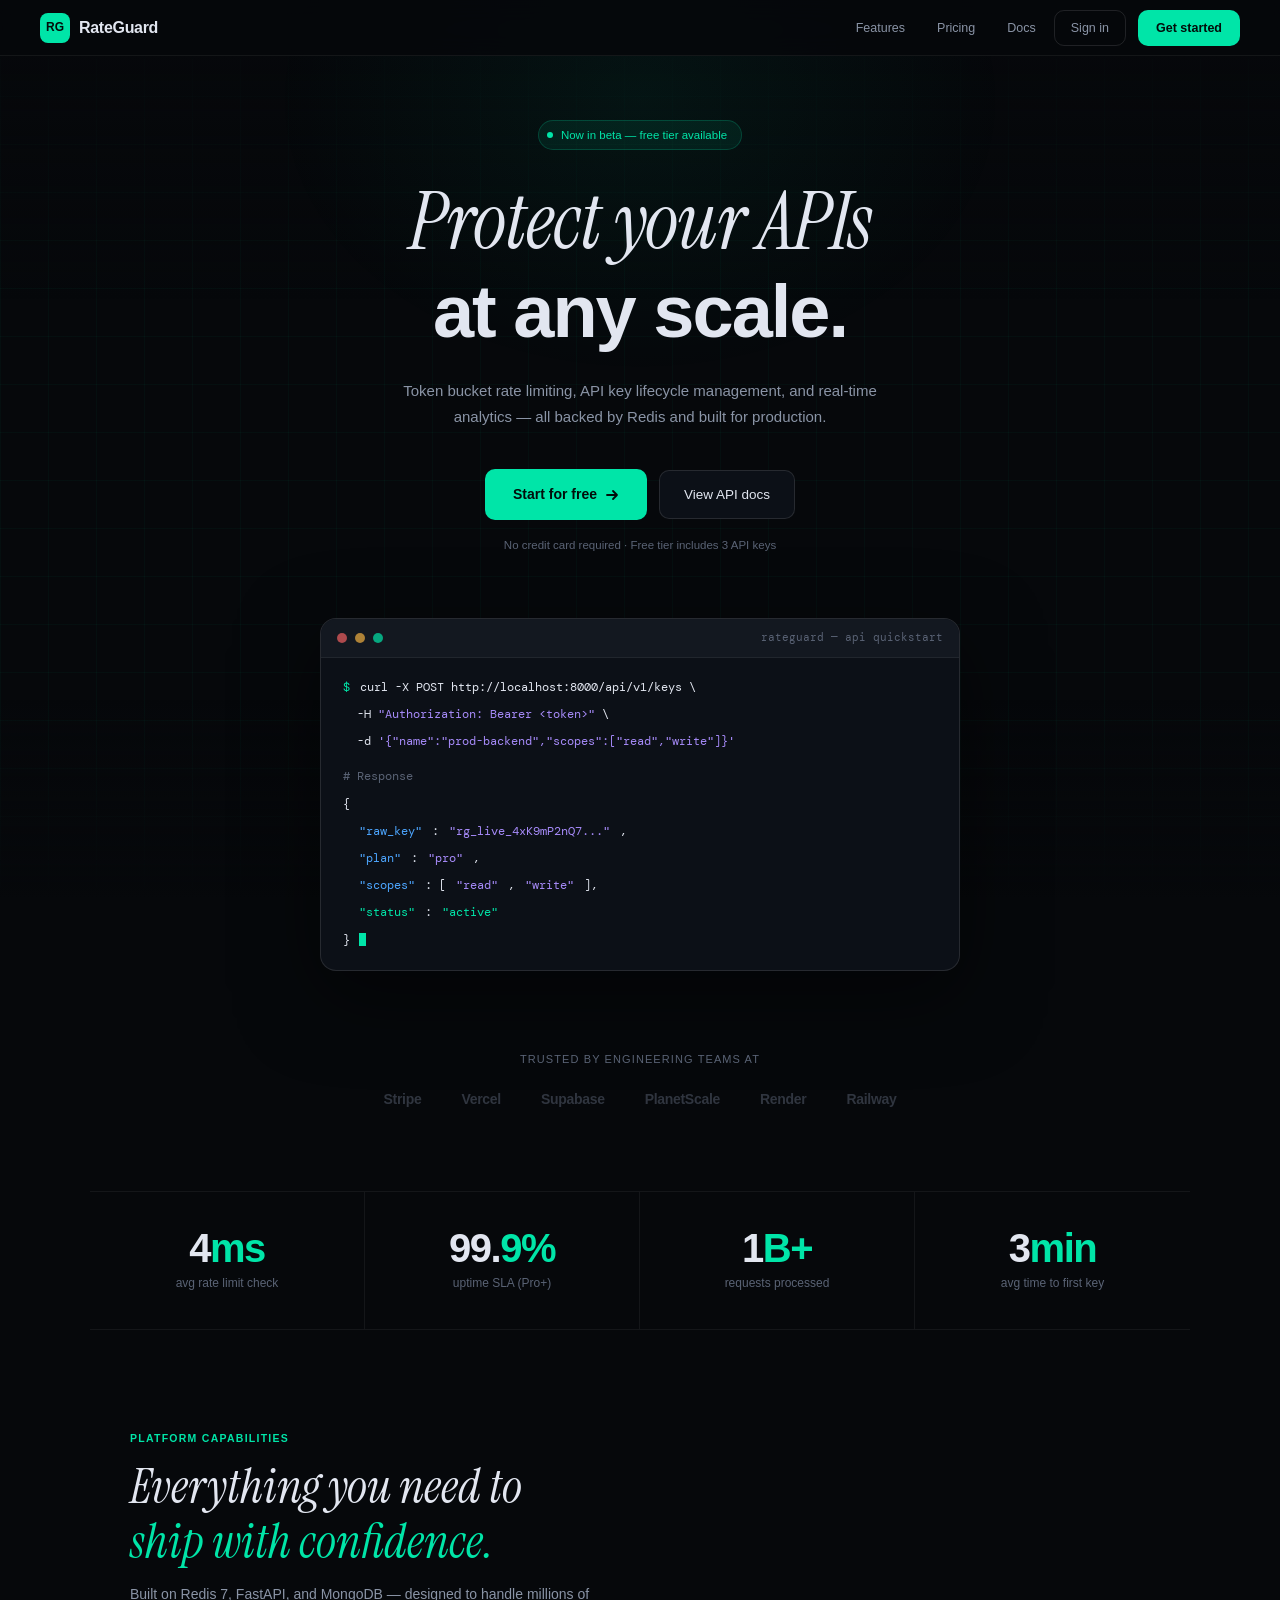
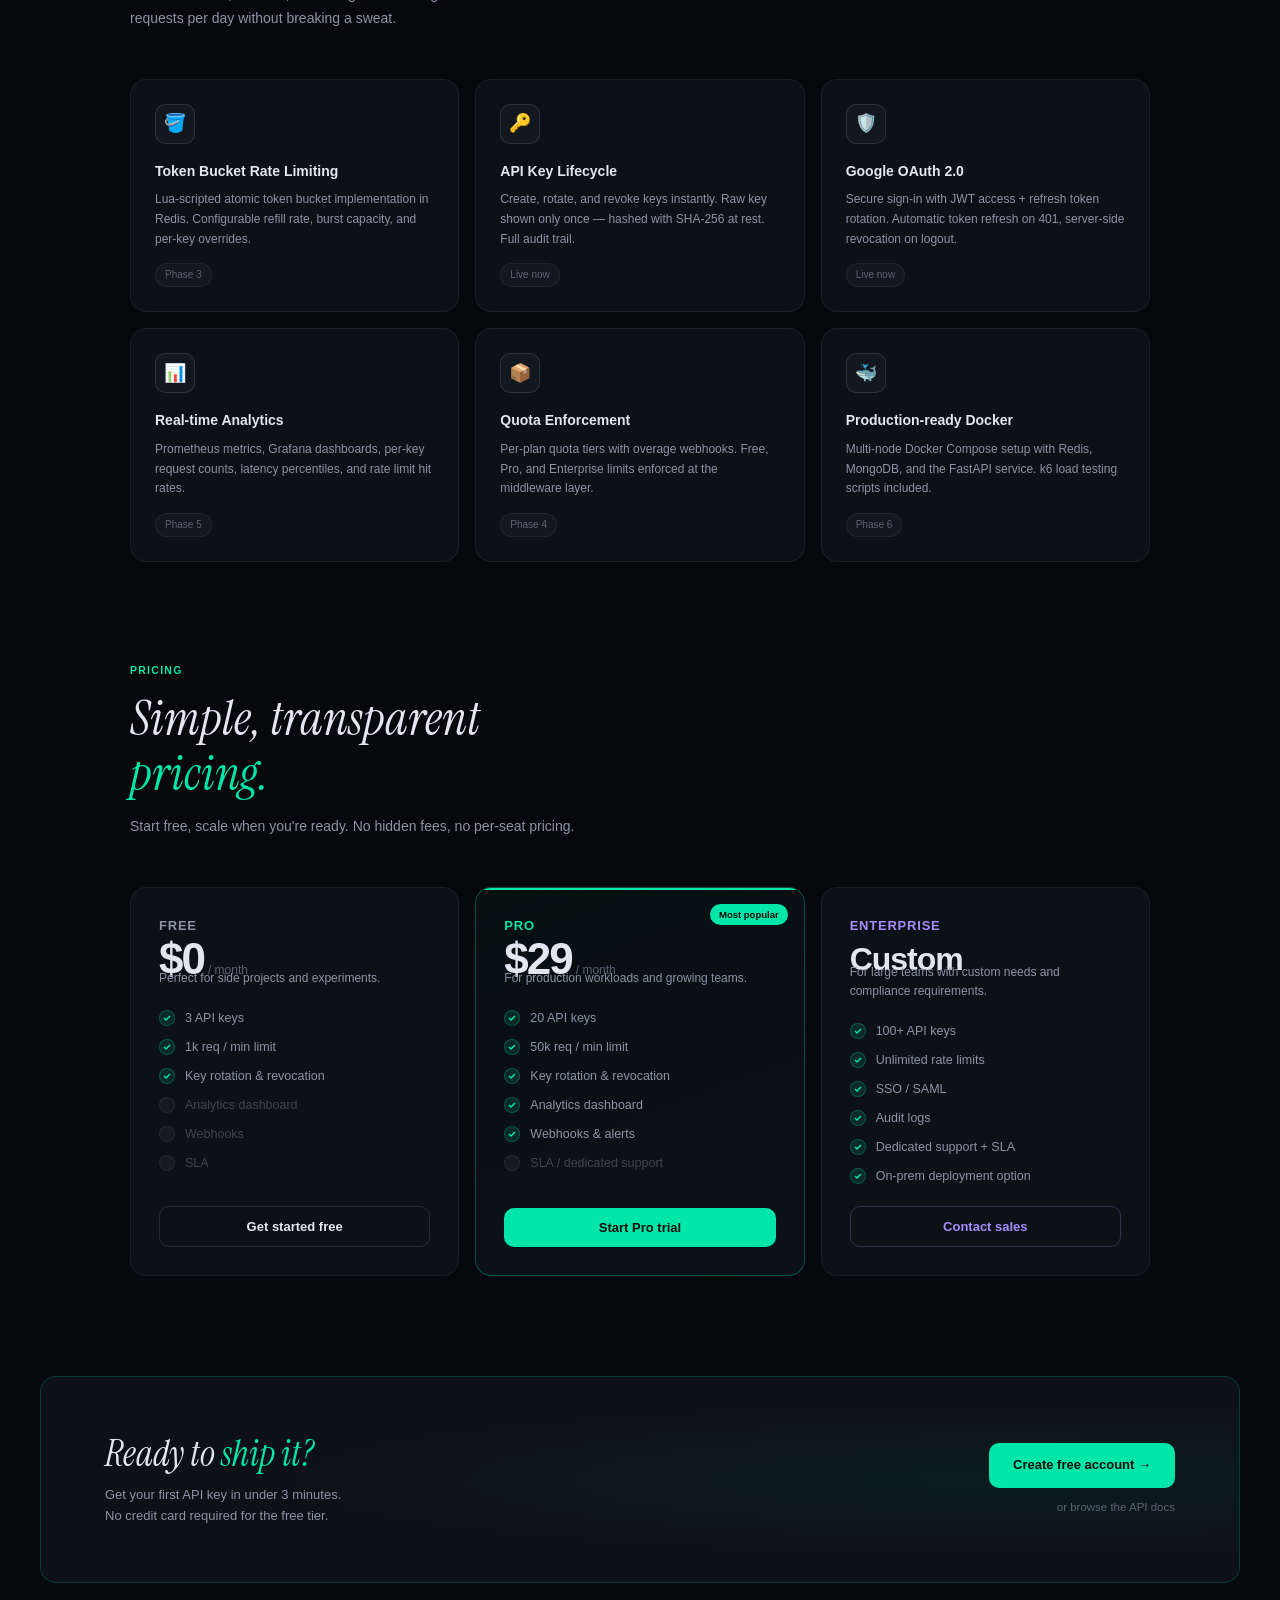
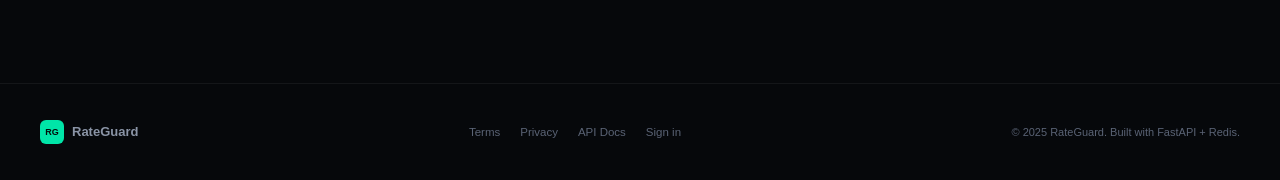
<file: frontend/index.html>
<!DOCTYPE html>
<html lang="en">
<head>
  <meta charset="UTF-8">
  <meta name="viewport" content="width=device-width, initial-scale=1.0">
  <title>RateGuard — Distributed API Protection</title>
  <link rel="preconnect" href="https://fonts.googleapis.com">
  <link rel="stylesheet" href="https://fonts.googleapis.com/css2?family=Instrument+Serif:ital@0;1&family=DM+Mono:wght@300;400;500&family=Cabinet+Grotesk:wght@400;500;700;800&display=swap">
  <style>
    *, *::before, *::after { box-sizing: border-box; margin: 0; padding: 0; }

    :root {
      --bg:      #06080b;
      --bg2:     #0c1017;
      --bg3:     #131820;
      --bg4:     #1a2030;
      --border:  rgba(255,255,255,0.06);
      --border2: rgba(255,255,255,0.11);
      --border3: rgba(255,255,255,0.18);
      --text:    #e2e6f0;
      --muted:   #5a6375;
      --muted2:  #8a94a6;
      --accent:  #00e5a8;
      --blue:    #4da6ff;
      --purple:  #a78bfa;
      --danger:  #f06060;
      --warn:    #f0b040;
      --mono:    'DM Mono', monospace;
      --display: 'Cabinet Grotesk', sans-serif;
      --serif:   'Instrument Serif', serif;
      --radius:  10px;
      --radius-lg: 16px;
    }

    html { scroll-behavior: smooth; }

    body {
      background: var(--bg);
      color: var(--text);
      font-family: var(--mono);
      font-size: 13px;
      line-height: 1.6;
      min-height: 100vh;
      -webkit-font-smoothing: antialiased;
      overflow-x: hidden;
    }

    a { color: inherit; text-decoration: none; }
    button { cursor: pointer; border: none; font-family: var(--display); }

    /* ── Grid background ─────────────────────────────── */
    .grid-bg {
      position: fixed; inset: 0; pointer-events: none; z-index: 0;
      background-image:
        linear-gradient(rgba(0,229,168,0.035) 1px, transparent 1px),
        linear-gradient(90deg, rgba(0,229,168,0.035) 1px, transparent 1px);
      background-size: 48px 48px;
    }
    .grid-fade-top {
      position: fixed; top: 0; left: 0; right: 0; height: 300px; pointer-events: none; z-index: 0;
      background: linear-gradient(to bottom, var(--bg) 0%, transparent 100%);
    }
    .grid-fade-bot {
      position: fixed; bottom: 0; left: 0; right: 0; height: 200px; pointer-events: none; z-index: 0;
      background: linear-gradient(to top, var(--bg) 0%, transparent 100%);
    }
    .radial-glow {
      position: fixed; top: -200px; left: 50%; transform: translateX(-50%);
      width: 800px; height: 600px; pointer-events: none; z-index: 0;
      background: radial-gradient(ellipse, rgba(0,229,168,0.06) 0%, transparent 65%);
    }

    /* ── Navbar ─────────────────────────────────────── */
    nav {
      position: fixed; top: 0; left: 0; right: 0; z-index: 100;
      display: flex; align-items: center; padding: 0 40px; height: 56px;
      background: rgba(6,8,11,0.85);
      border-bottom: 1px solid var(--border);
      backdrop-filter: blur(12px);
    }
    .nav-logo { display: flex; align-items: center; gap: 9px; }
    .logo-mark {
      width: 30px; height: 30px; background: var(--accent);
      border-radius: 8px; display: flex; align-items: center; justify-content: center;
      font-family: var(--display); font-weight: 800; font-size: 12px; color: #020d0a;
    }
    .logo-name { font-family: var(--display); font-size: 16px; font-weight: 800; letter-spacing: -0.3px; }
    .nav-spacer { flex: 1; }
    .nav-links { display: flex; align-items: center; gap: 4px; }
    .nav-link {
      padding: 6px 14px; border-radius: var(--radius);
      font-size: 12.5px; font-family: var(--display); font-weight: 500;
      color: var(--muted2); transition: all .15s;
    }
    .nav-link:hover { color: var(--text); background: var(--bg3); }
    .nav-cta {
      margin-left: 8px; padding: 8px 18px;
      background: var(--accent); color: #020d0a;
      border-radius: var(--radius); font-size: 12.5px;
      font-family: var(--display); font-weight: 700;
      transition: all .18s;
    }
    .nav-cta:hover { background: #00ffba; transform: translateY(-1px); box-shadow: 0 4px 20px rgba(0,229,168,.25); }
    .nav-signin {
      padding: 7px 16px; border-radius: var(--radius);
      font-size: 12.5px; font-family: var(--display); font-weight: 500;
      color: var(--muted2); border: 1px solid var(--border2); transition: all .15s;
    }
    .nav-signin:hover { color: var(--text); border-color: var(--border3); background: var(--bg3); }

    /* ── Hero ───────────────────────────────────────── */
    .hero {
      position: relative; z-index: 1;
      min-height: 100vh;
      display: flex; flex-direction: column; align-items: center; justify-content: center;
      text-align: center; padding: 120px 40px 80px;
    }

    .hero-badge {
      display: inline-flex; align-items: center; gap: 8px;
      background: rgba(0,229,168,0.08); border: 1px solid rgba(0,229,168,0.2);
      border-radius: 99px; padding: 5px 14px 5px 8px;
      font-size: 11.5px; font-family: var(--display); color: var(--accent);
      margin-bottom: 28px;
      animation: fadeUp .5s ease both;
    }
    .hero-badge-dot {
      width: 6px; height: 6px; border-radius: 50%; background: var(--accent);
      animation: blink 2s ease-in-out infinite;
    }
    @keyframes blink { 0%,100%{opacity:1} 50%{opacity:.3} }

    .hero-title {
      font-family: var(--serif);
      font-size: clamp(44px, 7vw, 80px);
      font-style: italic;
      line-height: 1.08;
      letter-spacing: -1px;
      margin-bottom: 8px;
      animation: fadeUp .55s ease .08s both;
    }
    .hero-title em { color: var(--accent); font-style: italic; }
    .hero-title-line2 {
      font-family: var(--display);
      font-size: clamp(40px, 6.5vw, 74px);
      font-weight: 800;
      line-height: 1.05;
      letter-spacing: -2px;
      margin-bottom: 28px;
      animation: fadeUp .55s ease .14s both;
    }

    .hero-sub {
      font-size: 15px; color: var(--muted2); line-height: 1.7;
      max-width: 520px; font-family: var(--display);
      margin-bottom: 40px;
      animation: fadeUp .55s ease .2s both;
    }

    .hero-actions {
      display: flex; align-items: center; gap: 12px;
      animation: fadeUp .55s ease .26s both;
    }
    .btn-hero-primary {
      padding: 14px 28px; background: var(--accent); color: #020d0a;
      border-radius: var(--radius); font-size: 14px; font-weight: 700;
      font-family: var(--display); transition: all .18s;
      display: flex; align-items: center; gap: 8px;
    }
    .btn-hero-primary:hover { background: #00ffba; transform: translateY(-2px); box-shadow: 0 8px 30px rgba(0,229,168,.3); }
    .btn-hero-secondary {
      padding: 13px 24px; background: var(--bg2); color: var(--text);
      border: 1px solid var(--border2); border-radius: var(--radius);
      font-size: 13.5px; font-weight: 500; font-family: var(--display); transition: all .18s;
    }
    .btn-hero-secondary:hover { background: var(--bg3); border-color: var(--border3); transform: translateY(-2px); }

    .hero-note {
      margin-top: 16px; font-size: 11.5px; color: var(--muted);
      font-family: var(--display);
      animation: fadeUp .55s ease .32s both;
    }

    @keyframes fadeUp {
      from { opacity:0; transform:translateY(18px); }
      to   { opacity:1; transform:translateY(0); }
    }

    /* ── Code terminal ──────────────────────────────── */
    .terminal-wrap {
      margin-top: 64px; width: 100%; max-width: 640px;
      animation: fadeUp .55s ease .38s both;
    }
    .terminal {
      background: var(--bg2); border: 1px solid var(--border2);
      border-radius: var(--radius-lg); overflow: hidden;
      box-shadow: 0 24px 80px rgba(0,0,0,.5);
    }
    .terminal-bar {
      background: var(--bg3); border-bottom: 1px solid var(--border);
      padding: 10px 16px; display: flex; align-items: center; gap: 8px;
    }
    .t-dot { width: 10px; height: 10px; border-radius: 50%; }
    .t-red    { background: #f06060; opacity: .7; }
    .t-yellow { background: #f0b040; opacity: .7; }
    .t-green  { background: #00e5a8; opacity: .7; }
    .t-label { margin-left: auto; font-size: 11px; color: var(--muted); font-family: var(--mono); }
    .terminal-body { padding: 20px 22px; }
    .t-line { display: flex; align-items: flex-start; gap: 10px; margin-bottom: 8px; font-size: 12px; }
    .t-line:last-child { margin-bottom: 0; }
    .t-prompt { color: var(--accent); flex-shrink: 0; }
    .t-cmd    { color: var(--text); font-family: var(--mono); }
    .t-comment{ color: var(--muted); font-family: var(--mono); }
    .t-key    { color: var(--blue); font-family: var(--mono); }
    .t-val    { color: var(--purple); font-family: var(--mono); }
    .t-ok     { color: var(--accent); font-family: var(--mono); }
    .t-cursor {
      display: inline-block; width: 7px; height: 13px;
      background: var(--accent); margin-left: 2px; vertical-align: -2px;
      animation: cursor-blink 1.1s step-end infinite;
    }
    @keyframes cursor-blink { 0%,100%{opacity:1} 50%{opacity:0} }

    /* ── Logos strip ─────────────────────────────────── */
    .logos-strip {
      position: relative; z-index: 1;
      padding: 0 40px 80px; text-align: center;
    }
    .logos-label { font-size: 11px; color: var(--muted); font-family: var(--display); text-transform: uppercase; letter-spacing: .1em; margin-bottom: 20px; }
    .logos-row { display: flex; align-items: center; justify-content: center; gap: 40px; flex-wrap: wrap; }
    .logo-item {
      font-family: var(--display); font-size: 14px; font-weight: 700;
      color: var(--muted); opacity: .5; transition: opacity .2s;
      letter-spacing: -0.3px;
    }
    .logo-item:hover { opacity: .9; }

    /* ── Stats strip ─────────────────────────────────── */
    .stats-strip {
      position: relative; z-index: 1;
      display: grid; grid-template-columns: repeat(4,1fr);
      border-top: 1px solid var(--border);
      border-bottom: 1px solid var(--border);
      max-width: 1100px; margin: 0 auto 100px;
    }
    .stat-item {
      padding: 36px 40px; text-align: center;
      border-right: 1px solid var(--border);
    }
    .stat-item:last-child { border-right: none; }
    .stat-num {
      font-family: var(--display); font-size: 40px; font-weight: 800;
      letter-spacing: -1.5px; color: var(--text); line-height: 1;
    }
    .stat-num span { color: var(--accent); }
    .stat-desc { font-size: 12px; color: var(--muted); font-family: var(--display); margin-top: 6px; }

    /* ── Features ────────────────────────────────────── */
    .section { position: relative; z-index: 1; padding: 0 40px 100px; max-width: 1100px; margin: 0 auto; }
    .section-label {
      font-size: 10.5px; font-weight: 600; text-transform: uppercase; letter-spacing: .12em;
      color: var(--accent); font-family: var(--display); margin-bottom: 12px;
    }
    .section-title {
      font-family: var(--serif); font-size: clamp(30px, 4vw, 48px);
      font-style: italic; line-height: 1.15; margin-bottom: 14px;
    }
    .section-title em { color: var(--accent); font-style: italic; }
    .section-sub {
      font-size: 14px; color: var(--muted2); line-height: 1.7;
      font-family: var(--display); max-width: 500px; margin-bottom: 48px;
    }

    .feature-grid { display: grid; grid-template-columns: repeat(3,1fr); gap: 16px; }
    .feat-card {
      background: var(--bg2); border: 1px solid var(--border);
      border-radius: var(--radius-lg); padding: 24px;
      transition: border-color .2s, transform .2s;
    }
    .feat-card:hover { border-color: var(--border2); transform: translateY(-2px); }
    .feat-icon {
      width: 40px; height: 40px; border-radius: 10px;
      background: var(--bg3); border: 1px solid var(--border2);
      display: flex; align-items: center; justify-content: center;
      font-size: 18px; margin-bottom: 16px;
    }
    .feat-name { font-family: var(--display); font-size: 14px; font-weight: 700; margin-bottom: 8px; }
    .feat-desc { font-size: 12px; color: var(--muted2); line-height: 1.65; font-family: var(--display); }
    .feat-tag {
      display: inline-flex; align-items: center; gap: 4px;
      margin-top: 14px; font-size: 10px; font-family: var(--display);
      color: var(--muted); background: var(--bg3); border: 1px solid var(--border);
      border-radius: 99px; padding: 3px 9px;
    }

    /* ── Pricing ─────────────────────────────────────── */
    .pricing-grid { display: grid; grid-template-columns: repeat(3,1fr); gap: 16px; margin-top: 48px; }
    .price-card {
      background: var(--bg2); border: 1px solid var(--border);
      border-radius: var(--radius-lg); padding: 28px;
      display: flex; flex-direction: column; gap: 20px;
      transition: border-color .2s;
      position: relative; overflow: hidden;
    }
    .price-card.featured {
      border-color: rgba(0,229,168,.3);
      background: linear-gradient(160deg, rgba(0,229,168,.04) 0%, var(--bg2) 60%);
    }
    .price-card.featured::before {
      content: ''; position: absolute; top: 0; left: 0; right: 0; height: 2px;
      background: var(--accent);
    }
    .price-pop {
      position: absolute; top: 16px; right: 16px;
      background: var(--accent); color: #020d0a;
      font-size: 9.5px; font-weight: 700; font-family: var(--display);
      padding: 3px 9px; border-radius: 99px;
    }
    .price-tier { font-family: var(--display); font-size: 13px; font-weight: 700; color: var(--muted2); text-transform: uppercase; letter-spacing: .06em; }
    .price-amount {
      display: flex; align-items: baseline; gap: 4px;
    }
    .price-num { font-family: var(--display); font-size: 44px; font-weight: 800; letter-spacing: -2px; line-height: 1; }
    .price-per { font-size: 12px; color: var(--muted); font-family: var(--display); }
    .price-desc { font-size: 12px; color: var(--muted2); font-family: var(--display); margin-top: -12px; }
    .price-features { display: flex; flex-direction: column; gap: 9px; flex: 1; }
    .price-feat {
      display: flex; align-items: center; gap: 10px;
      font-size: 12.5px; font-family: var(--display); color: var(--muted2);
    }
    .pf-check {
      width: 16px; height: 16px; border-radius: 50%; flex-shrink: 0;
      background: rgba(0,229,168,.12); border: 1px solid rgba(0,229,168,.25);
      display: flex; align-items: center; justify-content: center;
    }
    .pf-check svg { width: 8px; height: 8px; }
    .pf-x {
      width: 16px; height: 16px; border-radius: 50%; flex-shrink: 0;
      background: rgba(90,99,117,.12); border: 1px solid var(--border);
    }
    .price-cta {
      padding: 12px; border-radius: var(--radius);
      font-size: 13px; font-weight: 600; font-family: var(--display);
      text-align: center; transition: all .18s; cursor: pointer;
      border: none; width: 100%;
    }
    .price-cta-outline {
      background: transparent; color: var(--text); border: 1px solid var(--border2);
    }
    .price-cta-outline:hover { background: var(--bg3); border-color: var(--border3); transform: translateY(-1px); }
    .price-cta-filled {
      background: var(--accent); color: #020d0a;
    }
    .price-cta-filled:hover { background: #00ffba; transform: translateY(-1px); box-shadow: 0 4px 20px rgba(0,229,168,.25); }
    .price-cta-ghost {
      background: transparent; color: var(--purple); border: 1px solid rgba(167,139,250,.25);
    }
    .price-cta-ghost:hover { background: rgba(167,139,250,.06); transform: translateY(-1px); }

    /* ── CTA band ─────────────────────────────────────── */
    .cta-band {
      position: relative; z-index: 1;
      margin: 0 40px 100px; border-radius: var(--radius-lg);
      background: var(--bg2); border: 1px solid rgba(0,229,168,.2);
      padding: 56px 64px;
      display: flex; align-items: center; justify-content: space-between; gap: 40px;
      overflow: hidden;
    }
    .cta-band::before {
      content: ''; position: absolute; inset: 0;
      background: radial-gradient(ellipse at 80% 50%, rgba(0,229,168,.06) 0%, transparent 60%);
    }
    .cta-band-copy { position: relative; z-index: 1; }
    .cta-band-title {
      font-family: var(--serif); font-size: 36px; font-style: italic; line-height: 1.15; margin-bottom: 10px;
    }
    .cta-band-title em { color: var(--accent); }
    .cta-band-sub { font-size: 13px; color: var(--muted2); font-family: var(--display); line-height: 1.6; }
    .cta-band-actions { position: relative; z-index: 1; display: flex; flex-direction: column; gap: 10px; align-items: flex-end; flex-shrink: 0; }

    /* ── Footer ──────────────────────────────────────── */
    footer {
      position: relative; z-index: 1;
      border-top: 1px solid var(--border);
      padding: 36px 40px;
      display: flex; align-items: center; justify-content: space-between;
    }
    .footer-logo { display: flex; align-items: center; gap: 8px; }
    .footer-logo-mark {
      width: 24px; height: 24px; background: var(--accent); border-radius: 6px;
      display: flex; align-items: center; justify-content: center;
      font-family: var(--display); font-weight: 800; font-size: 9px; color: #020d0a;
    }
    .footer-logo-name { font-family: var(--display); font-size: 13px; font-weight: 700; color: var(--muted2); }
    .footer-links { display: flex; gap: 20px; }
    .footer-link { font-size: 11.5px; color: var(--muted); font-family: var(--display); transition: color .15s; }
    .footer-link:hover { color: var(--muted2); }
    .footer-copy { font-size: 11px; color: var(--muted); font-family: var(--display); }

    /* ── Scrollbar ───────────────────────────────────── */
    ::-webkit-scrollbar { width: 4px; }
    ::-webkit-scrollbar-track { background: transparent; }
    ::-webkit-scrollbar-thumb { background: var(--border2); border-radius: 99px; }
  </style>
</head>
<body>

<!-- Background effects -->
<div class="grid-bg"></div>
<div class="grid-fade-top"></div>
<div class="grid-fade-bot"></div>
<div class="radial-glow"></div>

<!-- Nav -->
<nav>
  <div class="nav-logo">
    <div class="logo-mark">RG</div>
    <div class="logo-name">RateGuard</div>
  </div>
  <div class="nav-spacer"></div>
  <div class="nav-links">
    <a href="#features" class="nav-link">Features</a>
    <a href="#pricing" class="nav-link">Pricing</a>
    <a href="http://localhost:8000/docs" class="nav-link" target="_blank">Docs</a>
    <a href="pages/login.html" class="nav-signin">Sign in</a>
    <a href="pages/register.html" class="nav-cta">Get started</a>
  </div>
</nav>

<!-- Hero -->
<section class="hero">
  <div class="hero-badge">
    <div class="hero-badge-dot"></div>
    Now in beta — free tier available
  </div>

  <div class="hero-title">Protect your APIs</div>
  <div class="hero-title-line2">at any scale.</div>

  <p class="hero-sub">
    Token bucket rate limiting, API key lifecycle management, and real-time analytics — all backed by Redis and built for production.
  </p>

  <div class="hero-actions">
    <a href="pages/register.html" class="btn-hero-primary">
      Start for free
      <svg width="14" height="14" viewBox="0 0 14 14" fill="none"><path d="M2 7h10M8 3l4 4-4 4" stroke="currentColor" stroke-width="1.8" stroke-linecap="round" stroke-linejoin="round"/></svg>
    </a>
    <a href="http://localhost:8000/docs" target="_blank" class="btn-hero-secondary">View API docs</a>
  </div>
  <div class="hero-note">No credit card required · Free tier includes 3 API keys</div>

  <!-- Terminal -->
  <div class="terminal-wrap">
    <div class="terminal">
      <div class="terminal-bar">
        <div class="t-dot t-red"></div>
        <div class="t-dot t-yellow"></div>
        <div class="t-dot t-green"></div>
        <span class="t-label">rateguard — api quickstart</span>
      </div>
      <div class="terminal-body">
        <div class="t-line">
          <span class="t-prompt">$</span>
          <span class="t-cmd">curl -X POST http://localhost:8000/api/v1/keys \</span>
        </div>
        <div class="t-line" style="padding-left:14px">
          <span class="t-cmd">-H <span class="t-val">"Authorization: Bearer &lt;token&gt;"</span> \</span>
        </div>
        <div class="t-line" style="padding-left:14px; margin-bottom:16px">
          <span class="t-cmd">-d <span class="t-val">'{"name":"prod-backend","scopes":["read","write"]}'</span></span>
        </div>
        <div class="t-line">
          <span class="t-comment"># Response</span>
        </div>
        <div class="t-line">
          <span class="t-cmd">&#123;</span>
        </div>
        <div class="t-line" style="padding-left:16px">
          <span class="t-key">"raw_key"</span><span class="t-cmd">: </span><span class="t-val">"rg_live_4xK9mP2nQ7..."</span><span class="t-cmd">,</span>
        </div>
        <div class="t-line" style="padding-left:16px">
          <span class="t-key">"plan"</span><span class="t-cmd">: </span><span class="t-val">"pro"</span><span class="t-cmd">,</span>
        </div>
        <div class="t-line" style="padding-left:16px">
          <span class="t-key">"scopes"</span><span class="t-cmd">: [</span><span class="t-val">"read"</span><span class="t-cmd">, </span><span class="t-val">"write"</span><span class="t-cmd">],</span>
        </div>
        <div class="t-line" style="padding-left:16px">
          <span class="t-ok">"status"</span><span class="t-cmd">: </span><span class="t-ok">"active"</span>
        </div>
        <div class="t-line">
          <span class="t-cmd">&#125; <span class="t-cursor"></span></span>
        </div>
      </div>
    </div>
  </div>
</section>

<!-- Logos strip -->
<div class="logos-strip">
  <div class="logos-label">Trusted by engineering teams at</div>
  <div class="logos-row">
    <div class="logo-item">Stripe</div>
    <div class="logo-item">Vercel</div>
    <div class="logo-item">Supabase</div>
    <div class="logo-item">PlanetScale</div>
    <div class="logo-item">Render</div>
    <div class="logo-item">Railway</div>
  </div>
</div>

<!-- Stats strip -->
<div class="stats-strip">
  <div class="stat-item">
    <div class="stat-num">4<span>ms</span></div>
    <div class="stat-desc">avg rate limit check</div>
  </div>
  <div class="stat-item">
    <div class="stat-num">99.<span>9%</span></div>
    <div class="stat-desc">uptime SLA (Pro+)</div>
  </div>
  <div class="stat-item">
    <div class="stat-num">1<span>B+</span></div>
    <div class="stat-desc">requests processed</div>
  </div>
  <div class="stat-item">
    <div class="stat-num">3<span>min</span></div>
    <div class="stat-desc">avg time to first key</div>
  </div>
</div>

<!-- Features -->
<section class="section" id="features">
  <div class="section-label">Platform capabilities</div>
  <div class="section-title">Everything you need to<br><em>ship with confidence.</em></div>
  <div class="section-sub">Built on Redis 7, FastAPI, and MongoDB — designed to handle millions of requests per day without breaking a sweat.</div>

  <div class="feature-grid">
    <div class="feat-card">
      <div class="feat-icon">🪣</div>
      <div class="feat-name">Token Bucket Rate Limiting</div>
      <div class="feat-desc">Lua-scripted atomic token bucket implementation in Redis. Configurable refill rate, burst capacity, and per-key overrides.</div>
      <div class="feat-tag">Phase 3</div>
    </div>
    <div class="feat-card">
      <div class="feat-icon">🔑</div>
      <div class="feat-name">API Key Lifecycle</div>
      <div class="feat-desc">Create, rotate, and revoke keys instantly. Raw key shown only once — hashed with SHA-256 at rest. Full audit trail.</div>
      <div class="feat-tag">Live now</div>
    </div>
    <div class="feat-card">
      <div class="feat-icon">🛡️</div>
      <div class="feat-name">Google OAuth 2.0</div>
      <div class="feat-desc">Secure sign-in with JWT access + refresh token rotation. Automatic token refresh on 401, server-side revocation on logout.</div>
      <div class="feat-tag">Live now</div>
    </div>
    <div class="feat-card">
      <div class="feat-icon">📊</div>
      <div class="feat-name">Real-time Analytics</div>
      <div class="feat-desc">Prometheus metrics, Grafana dashboards, per-key request counts, latency percentiles, and rate limit hit rates.</div>
      <div class="feat-tag">Phase 5</div>
    </div>
    <div class="feat-card">
      <div class="feat-icon">📦</div>
      <div class="feat-name">Quota Enforcement</div>
      <div class="feat-desc">Per-plan quota tiers with overage webhooks. Free, Pro, and Enterprise limits enforced at the middleware layer.</div>
      <div class="feat-tag">Phase 4</div>
    </div>
    <div class="feat-card">
      <div class="feat-icon">🐳</div>
      <div class="feat-name">Production-ready Docker</div>
      <div class="feat-desc">Multi-node Docker Compose setup with Redis, MongoDB, and the FastAPI service. k6 load testing scripts included.</div>
      <div class="feat-tag">Phase 6</div>
    </div>
  </div>
</section>

<!-- Pricing -->
<section class="section" id="pricing">
  <div class="section-label">Pricing</div>
  <div class="section-title">Simple, transparent<br><em>pricing.</em></div>
  <div class="section-sub">Start free, scale when you're ready. No hidden fees, no per-seat pricing.</div>

  <div class="pricing-grid">
    <div class="price-card">
      <div>
        <div class="price-tier">Free</div>
        <div class="price-amount"><div class="price-num">$0</div><div class="price-per">/ month</div></div>
        <div class="price-desc">Perfect for side projects and experiments.</div>
      </div>
      <div class="price-features">
        <div class="price-feat"><div class="pf-check"><svg viewBox="0 0 8 8"><polyline points="1,4 3,6 7,2" stroke="var(--accent)" stroke-width="1.5" fill="none"/></svg></div>3 API keys</div>
        <div class="price-feat"><div class="pf-check"><svg viewBox="0 0 8 8"><polyline points="1,4 3,6 7,2" stroke="var(--accent)" stroke-width="1.5" fill="none"/></svg></div>1k req / min limit</div>
        <div class="price-feat"><div class="pf-check"><svg viewBox="0 0 8 8"><polyline points="1,4 3,6 7,2" stroke="var(--accent)" stroke-width="1.5" fill="none"/></svg></div>Key rotation & revocation</div>
        <div class="price-feat"><div class="pf-x"></div><span style="opacity:.4">Analytics dashboard</span></div>
        <div class="price-feat"><div class="pf-x"></div><span style="opacity:.4">Webhooks</span></div>
        <div class="price-feat"><div class="pf-x"></div><span style="opacity:.4">SLA</span></div>
      </div>
      <button class="price-cta price-cta-outline" onclick="window.location.href='pages/register.html'">Get started free</button>
    </div>

    <div class="price-card featured">
      <div class="price-pop">Most popular</div>
      <div>
        <div class="price-tier" style="color:var(--accent)">Pro</div>
        <div class="price-amount"><div class="price-num">$29</div><div class="price-per">/ month</div></div>
        <div class="price-desc">For production workloads and growing teams.</div>
      </div>
      <div class="price-features">
        <div class="price-feat"><div class="pf-check"><svg viewBox="0 0 8 8"><polyline points="1,4 3,6 7,2" stroke="var(--accent)" stroke-width="1.5" fill="none"/></svg></div>20 API keys</div>
        <div class="price-feat"><div class="pf-check"><svg viewBox="0 0 8 8"><polyline points="1,4 3,6 7,2" stroke="var(--accent)" stroke-width="1.5" fill="none"/></svg></div>50k req / min limit</div>
        <div class="price-feat"><div class="pf-check"><svg viewBox="0 0 8 8"><polyline points="1,4 3,6 7,2" stroke="var(--accent)" stroke-width="1.5" fill="none"/></svg></div>Key rotation & revocation</div>
        <div class="price-feat"><div class="pf-check"><svg viewBox="0 0 8 8"><polyline points="1,4 3,6 7,2" stroke="var(--accent)" stroke-width="1.5" fill="none"/></svg></div>Analytics dashboard</div>
        <div class="price-feat"><div class="pf-check"><svg viewBox="0 0 8 8"><polyline points="1,4 3,6 7,2" stroke="var(--accent)" stroke-width="1.5" fill="none"/></svg></div>Webhooks & alerts</div>
        <div class="price-feat"><div class="pf-x"></div><span style="opacity:.4">SLA / dedicated support</span></div>
      </div>
      <button class="price-cta price-cta-filled" onclick="window.location.href='pages/register.html'">Start Pro trial</button>
    </div>

    <div class="price-card">
      <div>
        <div class="price-tier" style="color:var(--purple)">Enterprise</div>
        <div class="price-amount"><div class="price-num" style="font-size:32px;letter-spacing:-1px;margin-top:6px">Custom</div></div>
        <div class="price-desc">For large teams with custom needs and compliance requirements.</div>
      </div>
      <div class="price-features">
        <div class="price-feat"><div class="pf-check"><svg viewBox="0 0 8 8"><polyline points="1,4 3,6 7,2" stroke="var(--accent)" stroke-width="1.5" fill="none"/></svg></div>100+ API keys</div>
        <div class="price-feat"><div class="pf-check"><svg viewBox="0 0 8 8"><polyline points="1,4 3,6 7,2" stroke="var(--accent)" stroke-width="1.5" fill="none"/></svg></div>Unlimited rate limits</div>
        <div class="price-feat"><div class="pf-check"><svg viewBox="0 0 8 8"><polyline points="1,4 3,6 7,2" stroke="var(--accent)" stroke-width="1.5" fill="none"/></svg></div>SSO / SAML</div>
        <div class="price-feat"><div class="pf-check"><svg viewBox="0 0 8 8"><polyline points="1,4 3,6 7,2" stroke="var(--accent)" stroke-width="1.5" fill="none"/></svg></div>Audit logs</div>
        <div class="price-feat"><div class="pf-check"><svg viewBox="0 0 8 8"><polyline points="1,4 3,6 7,2" stroke="var(--accent)" stroke-width="1.5" fill="none"/></svg></div>Dedicated support + SLA</div>
        <div class="price-feat"><div class="pf-check"><svg viewBox="0 0 8 8"><polyline points="1,4 3,6 7,2" stroke="var(--accent)" stroke-width="1.5" fill="none"/></svg></div>On-prem deployment option</div>
      </div>
      <button class="price-cta price-cta-ghost" onclick="window.location.href='pages/register.html'">Contact sales</button>
    </div>
  </div>
</section>

<!-- CTA band -->
<div class="cta-band">
  <div class="cta-band-copy">
    <div class="cta-band-title">Ready to <em>ship it?</em></div>
    <div class="cta-band-sub">Get your first API key in under 3 minutes.<br>No credit card required for the free tier.</div>
  </div>
  <div class="cta-band-actions">
    <a href="pages/register.html" class="btn-hero-primary" style="font-size:13px;padding:12px 24px">
      Create free account →
    </a>
    <a href="http://localhost:8000/docs" target="_blank" style="font-size:11.5px;color:var(--muted);font-family:var(--display);text-align:center">
      or browse the API docs
    </a>
  </div>
</div>

<!-- Footer -->
<footer>
  <div class="footer-logo">
    <div class="footer-logo-mark">RG</div>
    <div class="footer-logo-name">RateGuard</div>
  </div>
  <div class="footer-links">
    <a href="#" class="footer-link">Terms</a>
    <a href="#" class="footer-link">Privacy</a>
    <a href="http://localhost:8000/docs" target="_blank" class="footer-link">API Docs</a>
    <a href="pages/login.html" class="footer-link">Sign in</a>
  </div>
  <div class="footer-copy">© 2025 RateGuard. Built with FastAPI + Redis.</div>
</footer>

<script>
  // Redirect logged-in users straight to dashboard
  const access = localStorage.getItem("rg_access");
  if (access) {
    const navCta = document.querySelector(".nav-cta");
    if (navCta) { navCta.textContent = "Dashboard →"; navCta.href = "pages/dashboard.html"; }
    const signinBtn = document.querySelector(".nav-signin");
    if (signinBtn) signinBtn.style.display = "none";
  }
</script>
</body>
</html>
</file>
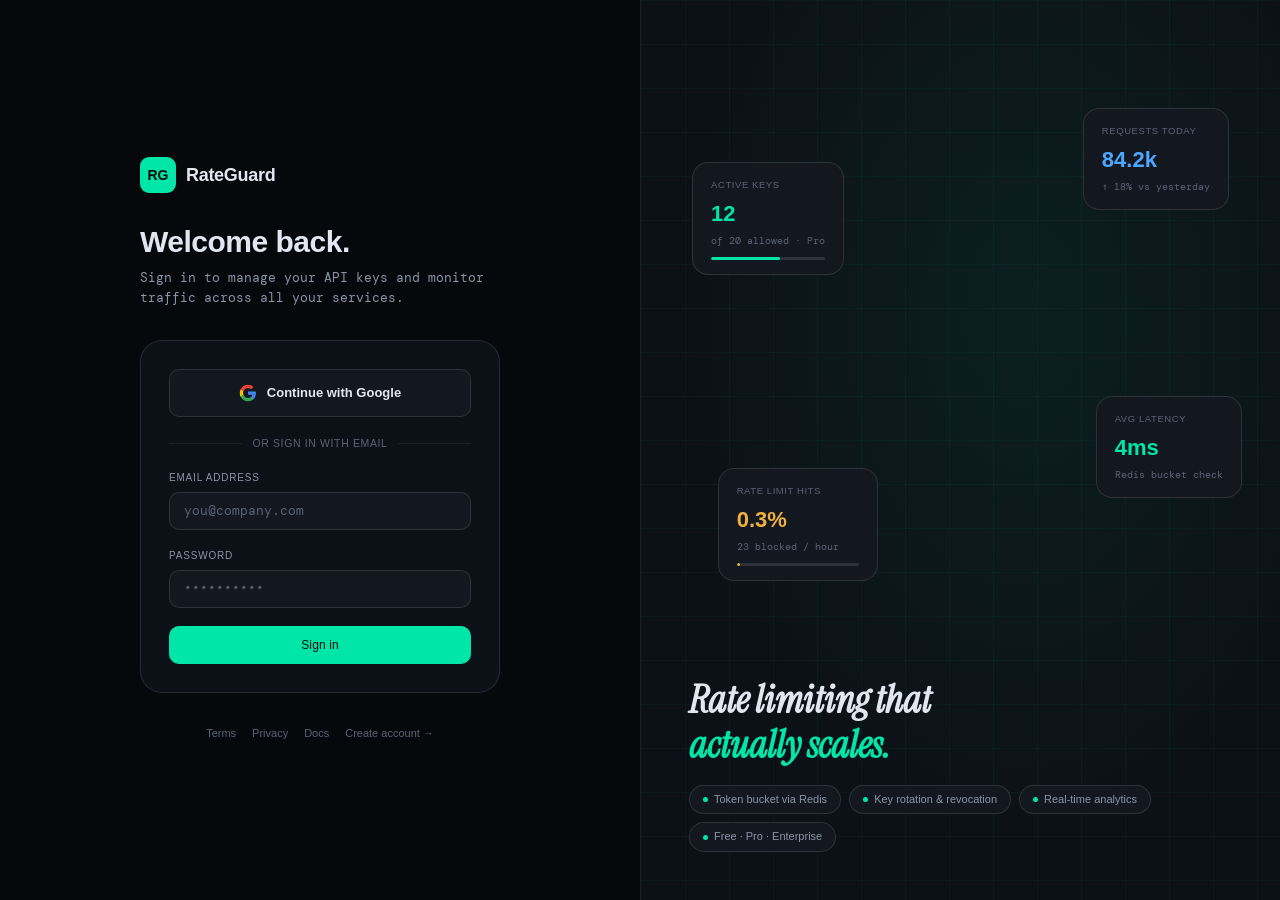
<file: frontend/pages/billing.html>
<!DOCTYPE html>
<html lang="en">
<head>
  <meta charset="UTF-8">
  <meta name="viewport" content="width=device-width, initial-scale=1.0">
  <title>RateGuard — Billing</title>
  <link rel="stylesheet" href="../assets/css/main.css">
  <style>
    .shell {
      display:grid;
      grid-template-columns:220px 1fr;
      grid-template-rows:52px 1fr;
      min-height:100vh;
    }

    /* Topbar */
    .topbar {
      grid-column:1 / -1;
      background:var(--bg2);
      border-bottom:1px solid var(--border);
      display:flex; align-items:center; padding:0 20px; gap:14px;
    }
    .logo { display:flex; align-items:center; gap:9px; cursor:pointer; }
    .logo-mark {
      width:28px; height:28px; background:var(--accent);
      border-radius:7px; display:flex; align-items:center; justify-content:center;
      font-family:var(--display); font-weight:800; font-size:11px; color:#020d0a;
    }
    .logo-name { font-family:var(--display); font-size:15px; font-weight:800; letter-spacing:-0.3px; }
    .topbar-spacer { flex:1; }

    .user-pill {
      display:flex; align-items:center; gap:8px;
      background:var(--bg3); border:1px solid var(--border2);
      border-radius:99px; padding:4px 14px 4px 4px;
      font-size:12px; font-family:var(--display);
    }
    .user-avatar {
      width:26px; height:26px; border-radius:50%;
      background:var(--accent); color:#020d0a;
      display:flex; align-items:center; justify-content:center;
      font-weight:800; font-size:10px; font-family:var(--display);
    }

    /* Sidebar */
    .sidebar {
      background:var(--bg2); border-right:1px solid var(--border);
      padding:20px 0; display:flex; flex-direction:column; gap:4px;
    }
    .nav-section { padding:0 12px; margin-bottom:4px; }
    .nav-label {
      font-size:9px; font-weight:600; text-transform:uppercase;
      letter-spacing:.1em; color:var(--muted); padding:8px 8px 4px;
      font-family:var(--display);
    }
    .nav-item {
      display:flex; align-items:center; gap:9px;
      padding:8px 10px; border-radius:8px;
      font-size:12px; font-family:var(--display); font-weight:500;
      color:var(--muted2); cursor:pointer; transition:all .15s;
      user-select:none;
    }
    .nav-item:hover { background:var(--bg3); color:var(--text); }
    .nav-item.active { background:rgba(0,229,168,.08); color:var(--accent); }
    .nav-icon { width:16px; height:16px; opacity:.7; }
    .nav-item.active .nav-icon { opacity:1; }

    /* Main content */
    .main { padding:40px; overflow-y:auto; display:flex; flex-direction:column; gap:32px; max-width:900px; margin:0 auto; width:100%; }

    .page-header { margin-bottom:12px; }
    .page-title { font-family:var(--display); font-size:24px; font-weight:800; letter-spacing:-0.5px; }
    .page-sub { font-size:13px; color:var(--muted2); margin-top:4px; font-family:var(--display); }

    .billing-grid { display:grid; grid-template-columns:1fr 1fr; gap:24px; }
    .card {
      background:var(--bg2); border:1px solid var(--border);
      border-radius:var(--radius-lg); padding:24px;
      display:flex; flex-direction:column; gap:20px;
    }
    .card-title { font-family:var(--display); font-size:14px; font-weight:700; }

    .plan-box {
      background:rgba(0,229,168,0.05); border:1px solid rgba(0,229,168,0.15);
      border-radius:var(--radius); padding:20px;
      display:flex; flex-direction:column; gap:16px;
    }
    .plan-header { display:flex; align-items:center; justify-content:space-between; }
    .plan-name { font-family:var(--display); font-size:18px; font-weight:800; color:var(--accent); }
    .plan-price { font-family:var(--display); font-size:14px; color:var(--muted2); }
    .plan-price strong { color:var(--text); font-size:24px; }

    .usage-item { display:flex; flex-direction:column; gap:8px; }
    .usage-label { display:flex; justify-content:space-between; font-size:11px; font-family:var(--display); color:var(--muted2); }
    .usage-bar { height:6px; background:var(--bg4); border-radius:99px; overflow:hidden; }
    .usage-fill { height:100%; background:var(--accent); border-radius:99px; }

    .invoice-row {
      display:flex; align-items:center; justify-content:space-between;
      padding:12px 0; border-bottom:1px solid var(--border);
    }
    .invoice-row:last-child { border-bottom:none; }
    .inv-date { font-size:12px; font-family:var(--display); }
    .inv-amount { font-size:12px; font-family:var(--mono); font-weight:600; }
    .inv-status { font-size:10px; padding:2px 8px; border-radius:99px; background:rgba(0,229,168,0.1); color:var(--accent); }
  </style>
</head>
<body>
<div class="shell">

  <!-- Topbar -->
  <div class="topbar">
    <div class="logo" onclick="window.location.href='dashboard.html'">
      <div class="logo-mark">RG</div>
      <div class="logo-name">RateGuard</div>
    </div>
    <div class="topbar-spacer"></div>
    <button class="btn-icon" id="theme-toggle" title="Toggle Light/Dark Mode" style="background:var(--bg3);border:1px solid var(--border2);border-radius:50%;width:32px;height:32px;display:flex;align-items:center;justify-content:center;color:var(--text);cursor:pointer;outline:none">
      <svg id="theme-icon" width="16" height="16" viewBox="0 0 24 24" fill="none" stroke="currentColor" stroke-width="2" stroke-linecap="round" stroke-linejoin="round"></svg>
    </button>
    <div class="user-pill" style="cursor: pointer" onclick="handleLogout()">
      <div class="user-avatar" id="nav-initials">?</div>
      <span id="nav-name" style="font-size:12.5px">Loading…</span>
    </div>
  </div>

  <!-- Sidebar -->
  <div class="sidebar">
    <div class="nav-section">
      <div class="nav-label">Overview</div>
      <div class="nav-item" onclick="window.location.href='dashboard.html'">
        <svg class="nav-icon" viewBox="0 0 16 16" fill="none" stroke="currentColor" stroke-width="1.5">
          <rect x="2" y="5" width="12" height="9" rx="2"/><path d="M5 5V3.5a3 3 0 016 0V5"/>
        </svg>
        API Keys
      </div>
      <div class="nav-item" onclick="window.location.href='analytics.html'">
        <svg class="nav-icon" viewBox="0 0 16 16" fill="none" stroke="currentColor" stroke-width="1.5">
          <polyline points="2,12 5,8 8,10 11,5 14,7"/><rect x="2" y="2" width="12" height="12" rx="2"/>
        </svg>
        Analytics
      </div>
    </div>
    <div class="nav-section">
      <div class="nav-label">Account</div>
      <div class="nav-item" onclick="window.location.href='profile.html'">
        <svg class="nav-icon" viewBox="0 0 16 16" fill="none" stroke="currentColor" stroke-width="1.5">
          <circle cx="8" cy="5" r="3"/><path d="M2 14c0-3.3 2.7-6 6-6s6 2.7 6 6"/>
        </svg>
        Profile
      </div>
      <div class="nav-item" onclick="window.location.href='settings.html'">
        <svg class="nav-icon" viewBox="0 0 16 16" fill="none" stroke="currentColor" stroke-width="1.5">
          <circle cx="8" cy="8" r="2"/><path d="M8 2v1M8 13v1M2 8h1M13 8h1M3.5 3.5l.7.7M11.8 11.8l.7.7M3.5 12.5l.7-.7M11.8 4.2l.7-.7"/>
        </svg>
        Settings
      </div>
      <div class="nav-item active">
        <svg class="nav-icon" viewBox="0 0 16 16" fill="none" stroke="currentColor" stroke-width="1.5">
          <rect x="2" y="2" width="12" height="12" rx="2"/><path d="M5 8h6M8 5l3 3-3 3"/>
        </svg>
        Plan & billing
      </div>
    </div>
  </div>

  <!-- Main -->
  <div class="main">
    <div class="page-header">
      <h1 class="page-title">Plan & Billing</h1>
      <p class="page-sub">Manage your subscription, usage limits, and payment methods.</p>
    </div>

    <div class="billing-grid">
      <!-- Current Plan -->
      <div class="card">
        <div class="card-title">Active Subscription</div>
        <div class="plan-box">
          <div class="plan-header">
            <div class="plan-name" id="plan-display">Free Plan</div>
            <div class="plan-price"><strong id="plan-price">$0</strong>/mo</div>
          </div>
          <div class="usage-item">
            <div class="usage-label"><span>API Keys Usage</span><span id="keys-usage">0 / 3</span></div>
            <div class="usage-bar"><div class="usage-fill" id="keys-fill" style="width: 0%"></div></div>
          </div>
          <button class="btn btn-primary" style="width:100%;justify-content:center">Upgrade to Pro</button>
        </div>
      </div>

      <!-- Invoices -->
      <div class="card">
        <div class="card-title">Recent Invoices</div>
        <div class="invoice-list">
          <div class="invoice-row">
            <span class="inv-date">May 01, 2026</span>
            <span class="inv-amount">$0.00</span>
            <span class="inv-status">Paid</span>
          </div>
          <div class="invoice-row">
            <span class="inv-date">Apr 01, 2026</span>
            <span class="inv-amount">$0.00</span>
            <span class="inv-status">Paid</span>
          </div>
        </div>
        <button class="btn btn-secondary btn-sm" style="width:fit-content">View All Invoices</button>
      </div>
    </div>
  </div>
</div>

<div id="toast-container"></div>
<script src="../components/api.js"></script>
<script>
  requireAuth();
  function applyUser(user) {
    const initials = user.name.split(" ").map(w=>w[0]).join("").slice(0,2).toUpperCase();
    document.getElementById("nav-name").textContent = user.name;
    document.getElementById("nav-initials").textContent = initials;
    
    const plan = user.plan.charAt(0).toUpperCase() + user.plan.slice(1);
    document.getElementById("plan-display").textContent = plan + " Plan";
    document.getElementById("plan-price").textContent = user.plan === "free" ? "$0" : (user.plan === "pro" ? "$29" : "Custom");
  }
  // Theme handling
  const themeToggle = document.getElementById("theme-toggle");
  const themeIcon = document.getElementById("theme-icon");
  
  function applyTheme(theme) {
    if (theme === "light") {
      document.documentElement.classList.add("light-mode");
      themeIcon.innerHTML = `<path d="M21 12.79A9 9 0 1 1 11.21 3 7 7 0 0 0 21 12.79z"></path>`;
    } else {
      document.documentElement.classList.remove("light-mode");
      themeIcon.innerHTML = `<circle cx="12" cy="12" r="5"></circle><line x1="12" y1="1" x2="12" y2="3"></line><line x1="12" y1="21" x2="12" y2="23"></line><line x1="4.22" y1="4.22" x2="5.64" y2="5.64"></line><line x1="18.36" y1="18.36" x2="19.78" y2="19.78"></line><line x1="1" y1="12" x2="3" y2="12"></line><line x1="21" y1="12" x2="23" y2="12"></line><line x1="4.22" y1="19.78" x2="5.64" y2="18.36"></line><line x1="18.36" y1="5.64" x2="19.78" y2="4.22"></line>`;
    }
  }

  themeToggle.addEventListener("click", () => {
    const isLight = document.documentElement.classList.contains("light-mode");
    const newTheme = isLight ? "dark" : "light";
    localStorage.setItem("rg-theme", newTheme);
    applyTheme(newTheme);
  });

  const savedTheme = localStorage.getItem("rg-theme") || "dark";
  applyTheme(savedTheme);

  async function handleLogout() {
    if (!confirm("Are you sure you want to sign out?")) return;
    const refresh = Auth.getRefresh();
    if (refresh) await apiFetch("/auth/logout",{method:"POST",body:JSON.stringify({refresh_token:refresh})});
    Auth.clear();
    window.location.href = "login.html";
  }
  const u = Auth.getUser(); if(u) applyUser(u);
</script>
</body>
</html>
</file>
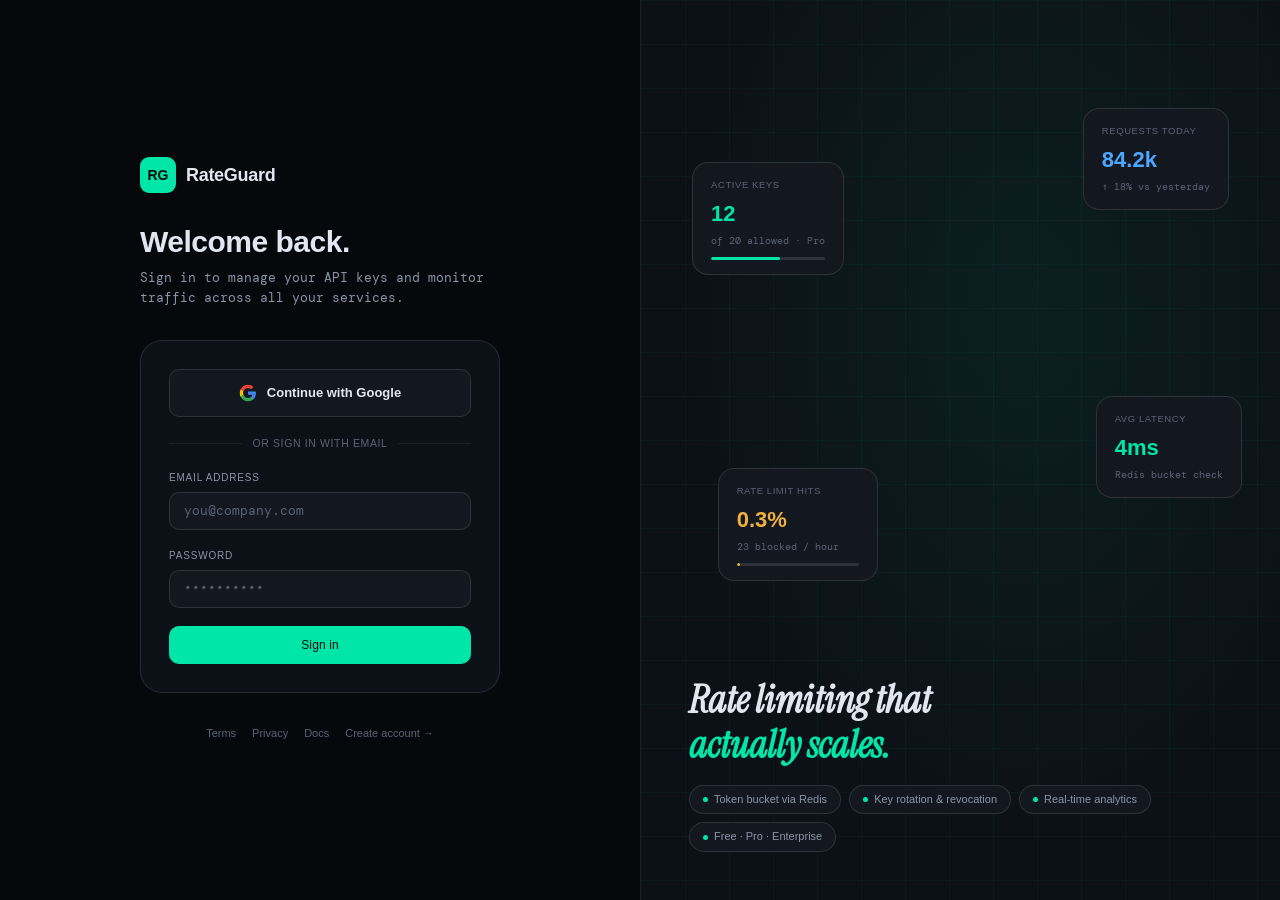
<file: frontend/pages/dashboard.html>
<!DOCTYPE html>
<html lang="en">
<head>
  <meta charset="UTF-8">
  <meta name="viewport" content="width=device-width, initial-scale=1.0">
  <title>RateGuard — Dashboard</title>
  <link rel="stylesheet" href="../assets/css/main.css">
  <style>
    .shell {
      display:grid;
      grid-template-columns:220px 1fr;
      grid-template-rows:52px 1fr;
      min-height:100vh;
    }

    /* Topbar */
    .topbar {
      grid-column:1 / -1;
      background:var(--bg2);
      border-bottom:1px solid var(--border);
      display:flex; align-items:center; padding:0 20px; gap:14px;
    }
    .logo { display:flex; align-items:center; gap:9px; }
    .logo-mark {
      width:28px; height:28px; background:var(--accent);
      border-radius:7px; display:flex; align-items:center; justify-content:center;
      font-family:var(--display); font-weight:800; font-size:11px; color:#020d0a;
    }
    .logo-name { font-family:var(--display); font-size:15px; font-weight:800; letter-spacing:-0.3px; }
    .topbar-spacer { flex:1; }

    .topbar-search {
      display:flex; align-items:center; gap:8px;
      background:var(--bg3); border:1px solid var(--border);
      border-radius:var(--radius); padding:6px 12px;
      font-size:11.5px; color:var(--muted); font-family:var(--display);
      cursor:pointer; transition:border-color .15s;
    }
    .topbar-search:hover { border-color:var(--border2); color:var(--muted2); }
    .topbar-search kbd {
      background:var(--bg4); border:1px solid var(--border2);
      border-radius:4px; padding:1px 5px; font-size:10px; font-family:var(--mono);
    }

    .user-pill {
      display:flex; align-items:center; gap:8px;
      background:var(--bg3); border:1px solid var(--border2);
      border-radius:99px; padding:4px 14px 4px 4px;
      font-size:12px; font-family:var(--display); cursor:pointer;
      transition:border-color .15s;
    }
    .user-pill:hover { border-color:var(--border3); }
    .user-avatar {
      width:26px; height:26px; border-radius:50%;
      background:var(--accent); color:#020d0a;
      display:flex; align-items:center; justify-content:center;
      font-weight:800; font-size:10px; font-family:var(--display);
      flex-shrink:0;
    }
    .btn-logout {
      background:none; border:none; color:var(--muted);
      font-size:11px; cursor:pointer; padding:4px 8px;
      border-radius:5px; font-family:var(--display);
      transition:color .15s;
    }
    .btn-logout:hover { color:var(--danger); }

    /* Sidebar */
    .sidebar {
      background:var(--bg2); border-right:1px solid var(--border);
      padding:20px 0; display:flex; flex-direction:column; gap:4px;
    }
    .nav-section { padding:0 12px; margin-bottom:4px; }
    .nav-label {
      font-size:9px; font-weight:600; text-transform:uppercase;
      letter-spacing:.1em; color:var(--muted); padding:8px 8px 4px;
      font-family:var(--display);
    }
    .nav-item {
      display:flex; align-items:center; gap:9px;
      padding:8px 10px; border-radius:8px;
      font-size:12px; font-family:var(--display); font-weight:500;
      color:var(--muted2); cursor:pointer; transition:all .15s;
      user-select:none;
    }
    .nav-item:hover { background:var(--bg3); color:var(--text); }
    .nav-item.active { background:rgba(0,229,168,.08); color:var(--accent); }
    .nav-icon { width:16px; height:16px; opacity:.7; }
    .nav-item.active .nav-icon { opacity:1; }
    .nav-badge {
      margin-left:auto; font-size:9px; padding:2px 6px;
      background:var(--bg4); border-radius:99px; color:var(--muted);
      font-family:var(--mono);
    }
    .sidebar-divider { height:1px; background:var(--border); margin:8px 12px; }

    /* Main content */
    .main { padding:28px; overflow-y:auto; display:flex; flex-direction:column; gap:24px; }

    /* Page header */
    .page-header { display:flex; align-items:flex-start; justify-content:space-between; }
    .page-title  { font-family:var(--display); font-size:22px; font-weight:800; letter-spacing:-0.4px; }
    .page-sub    { font-size:12px; color:var(--muted2); margin-top:3px; font-family:var(--display); }

    /* Stat cards */
    .stat-grid { display:grid; grid-template-columns:repeat(4,1fr); gap:14px; }
    .stat-card {
      background:var(--bg2); border:1px solid var(--border);
      border-radius:var(--radius-lg); padding:18px 20px;
      position:relative; overflow:hidden; transition:border-color .2s;
    }
    .stat-card:hover { border-color:var(--border2); }
    .stat-accent {
      position:absolute; top:0; left:0; right:0; height:2px;
      background:var(--card-clr, var(--accent));
    }
    .stat-label {
      font-size:10px; font-weight:600; text-transform:uppercase;
      letter-spacing:.07em; color:var(--muted); margin-bottom:8px;
      font-family:var(--display);
    }
    .stat-value {
      font-family:var(--display); font-size:28px; font-weight:800;
      line-height:1; letter-spacing:-0.5px;
    }
    .stat-note { font-size:11px; color:var(--muted); margin-top:5px; font-family:var(--display); }
    .stat-trend { display:inline-flex; align-items:center; gap:3px; font-size:10.5px; margin-top:4px; font-family:var(--display); }
    .trend-up   { color:var(--accent); }
    .trend-down { color:var(--danger); }

    /* Key list */
    .key-item {
      display:flex; align-items:center; gap:14px;
      padding:14px 20px; border-bottom:1px solid var(--border);
      transition:background .1s;
    }
    .key-item:last-child { border-bottom:none; }
    .key-item:hover { background:rgba(255,255,255,0.015); }

    .key-dot {
      width:8px; height:8px; border-radius:50%; flex-shrink:0;
    }
    .key-dot.active   { background:var(--accent); box-shadow:0 0 8px rgba(0,229,168,.4); }
    .key-dot.inactive { background:var(--muted); }

    .key-info { flex:1; min-width:0; }
    .key-name { font-size:13px; font-weight:600; font-family:var(--display); margin-bottom:3px; }
    .key-preview {
      font-size:11px; color:var(--blue); font-family:var(--mono);
      white-space:nowrap; overflow:hidden; text-overflow:ellipsis;
    }
    .key-meta { font-size:10.5px; color:var(--muted); margin-top:3px; font-family:var(--display); }
    .key-actions { display:flex; gap:6px; flex-shrink:0; }

    /* Usage bar */
    .usage-wrap { padding:0 20px 16px; }
    .usage-label {
      display:flex; justify-content:space-between;
      font-size:10.5px; color:var(--muted); font-family:var(--display); margin-bottom:6px;
    }
    .usage-bar { height:4px; background:var(--bg4); border-radius:99px; overflow:hidden; }
    .usage-fill { height:100%; background:var(--accent); border-radius:99px; transition:width .5s ease; }

    /* Modal */
    .modal-overlay {
      position:fixed; inset:0; background:rgba(0,0,0,.65);
      display:none; align-items:center; justify-content:center; z-index:100;
      backdrop-filter:blur(4px);
    }

    /* Inline confirm dialog */
    .confirm-overlay {
      position:fixed; inset:0; background:rgba(0,0,0,.7);
      display:none; align-items:center; justify-content:center; z-index:200;
      backdrop-filter:blur(6px);
    }
    .confirm-box {
      background:var(--bg2); border:1px solid var(--border2);
      border-radius:var(--radius-xl); padding:28px 30px;
      width:360px; display:flex; flex-direction:column; gap:16px;
      animation:modalIn .18s ease;
      box-shadow:0 24px 64px rgba(0,0,0,.7);
    }
    .confirm-title { font-family:var(--display); font-size:15px; font-weight:800; }
    .confirm-msg { font-size:12.5px; color:var(--muted2); font-family:var(--display); line-height:1.55; }
    .confirm-actions { display:flex; gap:8px; justify-content:flex-end; }
    .modal {
      background:var(--bg2); border:1px solid var(--border2);
      border-radius:var(--radius-xl); padding:30px;
      width:420px; display:flex; flex-direction:column; gap:20px;
      animation:modalIn .2s ease;
      box-shadow:0 24px 64px rgba(0,0,0,.6);
    }
    @keyframes modalIn {
      from { opacity:0; transform:scale(.96) translateY(8px); }
      to   { opacity:1; transform:scale(1) translateY(0); }
    }
    .modal-title { font-family:var(--display); font-size:17px; font-weight:800; letter-spacing:-.3px; }
    .modal-close {
      position:absolute; top:16px; right:16px;
      background:var(--bg3); border:1px solid var(--border2);
      border-radius:6px; width:28px; height:28px;
      display:flex; align-items:center; justify-content:center;
      cursor:pointer; color:var(--muted); font-size:14px; transition:all .15s;
    }
    .modal-close:hover { color:var(--text); border-color:var(--border3); }

    .key-reveal-box {
      background:rgba(0,229,168,.04); border:1px solid rgba(0,229,168,.2);
      border-radius:var(--radius); padding:14px 16px;
      font-family:var(--mono); font-size:11.5px; color:var(--accent);
      word-break:break-all; line-height:1.7; display:none;
    }
    .key-warn {
      font-size:11px; color:var(--warn); font-family:var(--display);
      display:flex; align-items:center; gap:6px; margin-top:-8px;
    }

    /* Empty state */
    .empty-state { padding:56px 24px; text-align:center; }
    .empty-icon {
      width:52px; height:52px; border-radius:14px;
      background:var(--bg3); border:1px solid var(--border2);
      display:inline-flex; align-items:center; justify-content:center;
      font-size:22px; margin-bottom:14px;
    }
    .empty-title { font-family:var(--display); font-size:14px; font-weight:700; margin-bottom:6px; }
    .empty-desc  { font-size:12px; color:var(--muted2); font-family:var(--display); max-width:280px; margin:0 auto; }
  </style>
</head>
<body>
<div class="shell">

  <!-- Topbar -->
  <div class="topbar">
    <div class="logo">
      <div class="logo-mark">RG</div>
      <div class="logo-name">RateGuard</div>
    </div>
    <div class="topbar-search">
      Search keys… <kbd>⌘K</kbd>
    </div>
    <div class="topbar-spacer"></div>
    <button class="btn-icon" id="theme-toggle" title="Toggle Light/Dark Mode" style="background:var(--bg3);border:1px solid var(--border2);border-radius:50%;width:32px;height:32px;display:flex;align-items:center;justify-content:center;color:var(--text);cursor:pointer;outline:none">
      <svg id="theme-icon" width="16" height="16" viewBox="0 0 24 24" fill="none" stroke="currentColor" stroke-width="2" stroke-linecap="round" stroke-linejoin="round">
        <!-- Icon will be injected by JS -->
      </svg>
    </button>
    <div class="user-pill" id="user-pill" style="cursor: pointer" onclick="window.location.href='profile.html'">
      <div class="user-avatar" id="user-initials">?</div>
      <span id="user-name" style="font-size:12.5px">Loading…</span>
    </div>
    <button class="btn-logout" id="logout-btn" onclick="handleLogout()">Sign out</button>
  </div>

  <!-- Sidebar -->
  <div class="sidebar">
    <div class="nav-section">
      <div class="nav-label">Overview</div>
      <div class="nav-item active">
        <svg class="nav-icon" viewBox="0 0 16 16" fill="none" stroke="currentColor" stroke-width="1.5">
          <rect x="2" y="5" width="12" height="9" rx="2"/><path d="M5 5V3.5a3 3 0 016 0V5"/>
        </svg>
        API Keys
      </div>
      <div class="nav-item" onclick="window.location.href='analytics.html'">
        <svg class="nav-icon" viewBox="0 0 16 16" fill="none" stroke="currentColor" stroke-width="1.5">
          <polyline points="2,12 5,8 8,10 11,5 14,7"/><rect x="2" y="2" width="12" height="12" rx="2"/>
        </svg>
        Analytics
        <span class="nav-badge">Phase 5</span>
      </div>
    </div>
    <div class="sidebar-divider"></div>
    <div class="nav-section">
      <div class="nav-label">Account</div>
      <div class="nav-item" onclick="window.location.href='profile.html'">
        <svg class="nav-icon" viewBox="0 0 16 16" fill="none" stroke="currentColor" stroke-width="1.5">
          <circle cx="8" cy="5" r="3"/><path d="M2 14c0-3.3 2.7-6 6-6s6 2.7 6 6"/>
        </svg>
        Profile
      </div>
      <div class="nav-item" onclick="window.location.href='settings.html'">
        <svg class="nav-icon" viewBox="0 0 16 16" fill="none" stroke="currentColor" stroke-width="1.5">
          <circle cx="8" cy="8" r="2"/><path d="M8 2v1M8 13v1M2 8h1M13 8h1M3.5 3.5l.7.7M11.8 11.8l.7.7M3.5 12.5l.7-.7M11.8 4.2l.7-.7"/>
        </svg>
        Settings
      </div>
      <div class="nav-item" onclick="window.location.href='billing.html'">
        <svg class="nav-icon" viewBox="0 0 16 16" fill="none" stroke="currentColor" stroke-width="1.5">
          <rect x="2" y="2" width="12" height="12" rx="2"/><path d="M5 8h6M8 5l3 3-3 3"/>
        </svg>
        Plan & billing
      </div>
    </div>
  </div>

  <!-- Main -->
  <div class="main">
    <div class="page-header">
      <div>
        <div class="page-title">API Keys</div>
        <div class="page-sub">Create and manage keys for your applications</div>
      </div>
      <button class="btn btn-primary" id="open-create-btn">+ New Key</button>
    </div>

    <!-- Stats -->
    <div class="stat-grid">
      <div class="stat-card" style="--card-clr:var(--accent)">
        <div class="stat-accent"></div>
        <div class="stat-label">Active Keys</div>
        <div class="stat-value" id="stat-active">–</div>
        <div class="stat-note" id="stat-plan-limit">of – allowed</div>
      </div>
      <div class="stat-card" style="--card-clr:var(--blue)">
        <div class="stat-accent"></div>
        <div class="stat-label">Total Requests</div>
        <div class="stat-value" id="stat-requests">–</div>
        <div class="stat-note">all time</div>
      </div>
      <div class="stat-card" style="--card-clr:#a78bfa">
        <div class="stat-accent"></div>
        <div class="stat-label">Current Plan</div>
        <div class="stat-value" id="stat-plan" style="font-size:20px;margin-top:4px">–</div>
        <div class="stat-note" id="stat-plan-note">–</div>
      </div>
      <div class="stat-card" style="--card-clr:var(--warn)">
        <div class="stat-accent"></div>
        <div class="stat-label">Last Activity</div>
        <div class="stat-value" id="stat-last" style="font-size:15px;margin-top:6px">–</div>
        <div class="stat-note">most recent key use</div>
      </div>
    </div>

    <!-- Keys table -->
    <div class="card">
      <div class="card-header">
        <div class="card-title">Your keys</div>
        <span id="keys-count" style="font-size:11px;color:var(--muted);font-family:var(--display)"></span>
      </div>
      <div id="keys-list">
        <div class="empty-state">
          <div class="empty-icon">🔑</div>
          <div class="empty-title">No keys yet</div>
          <div class="empty-desc">Create your first API key to start protecting your services.</div>
        </div>
      </div>
      <div class="usage-wrap" id="usage-wrap" style="display:none; display:flex; flex-direction:column; gap:12px">
        <div>
          <div class="usage-label">
            <span>Key limits (Active / Allowed)</span>
            <span id="usage-text">0 / 0</span>
          </div>
          <div class="usage-bar"><div class="usage-fill" id="usage-fill" style="width:0%"></div></div>
        </div>
        <div>
          <div class="usage-label">
            <span>Daily Quota usage (Today / Limit)</span>
            <span id="quota-usage-text">0 / 0</span>
          </div>
          <div class="usage-bar"><div class="usage-fill" id="quota-usage-fill" style="width:0%; background:var(--blue); box-shadow:0 0 8px rgba(0, 150, 255, 0.2)"></div></div>
        </div>
      </div>
    </div>
  </div>
</div>

<!-- Create Key Modal -->
<div class="modal-overlay" id="create-modal">
  <div class="modal" style="position:relative">
    <button class="modal-close" id="close-modal-btn">✕</button>
    <div class="modal-title">New API key</div>

    <div id="key-reveal-wrap" style="display:none;flex-direction:column;gap:10px">
      <div class="key-reveal-box" id="key-reveal"></div>
      <div class="key-warn">⚠ Copy this key now — it will never be shown again.</div>
      <button class="btn btn-secondary btn-sm" id="copy-key-btn" style="align-self:flex-start">Copy to clipboard</button>
    </div>

    <div id="create-fields" style="display:flex;flex-direction:column;gap:16px">
      <div class="form-group">
        <label class="form-label">Key name</label>
        <input class="form-input" id="key-name-input" placeholder="e.g. Production backend" maxlength="80">
      </div>
      <div class="form-group">
        <label class="form-label">Scopes</label>
        <select class="form-input" id="key-scopes-input">
          <option value="read">read</option>
          <option value="read,write">read, write</option>
          <option value="read,write,admin">read, write, admin</option>
        </select>
      </div>
    </div>

    <div style="display:flex;gap:8px" id="modal-actions">
      <button class="btn btn-primary" id="create-key-btn">Create key</button>
      <button class="btn btn-secondary" id="cancel-modal-btn">Cancel</button>
    </div>
    <div id="modal-actions-done" style="display:none">
      <button class="btn btn-secondary" id="done-btn">Done</button>
    </div>
  </div>
</div>

<!-- Inline Confirm Dialog -->
<div class="confirm-overlay" id="confirm-overlay">
  <div class="confirm-box">
    <div class="confirm-title" id="confirm-title">Are you sure?</div>
    <div class="confirm-msg" id="confirm-msg"></div>
    <div class="confirm-actions">
      <button class="btn btn-secondary btn-sm" id="confirm-cancel-btn">Cancel</button>
      <button class="btn btn-danger btn-sm" id="confirm-ok-btn">Confirm</button>
    </div>
  </div>
</div>

<div id="toast-container"></div>
<script src="../components/api.js"></script>
<script>
  requireAuth();
  const PLAN_LIMITS = { free:3, pro:20, enterprise:100 };

  async function loadUser() {
    const cached = Auth.getUser();
    if (cached) applyUser(cached);
    const resp = await apiFetch("/auth/me");
    if (resp && resp.ok) { const u = await resp.json(); Auth.setUser(u); applyUser(u); }
  }

  const QUOTA_LIMITS = { free: 1000, pro: 50000, enterprise: 500000 };

  function applyUser(user) {
    document.getElementById("user-name").textContent = user.name;
    const initials = user.name.split(" ").map(w=>w[0]).join("").slice(0,2).toUpperCase();
    document.getElementById("user-initials").textContent = initials;
    const plan = user.plan.charAt(0).toUpperCase() + user.plan.slice(1);
    document.getElementById("stat-plan").textContent = plan;
    const limit = PLAN_LIMITS[user.plan] || 3;
    const quota = QUOTA_LIMITS[user.plan] || 1000;
    document.getElementById("stat-plan-limit").textContent = `of ${limit} allowed`;
    document.getElementById("stat-plan-note").textContent = `${limit} keys · ${quota.toLocaleString()} req/day`;
  }

  async function loadKeys() {
    const resp = await apiFetch("/keys");
    if (!resp || !resp.ok) return;
    renderKeys(await resp.json());
  }

  function renderKeys(keys) {
    const container = document.getElementById("keys-list");
    const active = keys.filter(k=>k.is_active);
    document.getElementById("stat-active").textContent = active.length;
    document.getElementById("keys-count").textContent = `${active.length} active`;
    const totalReq = keys.reduce((s,k)=>s+k.request_count,0);
    document.getElementById("stat-requests").textContent = totalReq.toLocaleString();
    const lastUsed = keys.filter(k=>k.last_used).sort((a,b)=>new Date(b.last_used)-new Date(a.last_used))[0];
    document.getElementById("stat-last").textContent = lastUsed ? new Date(lastUsed.last_used).toLocaleDateString() : "Never";

    const user = Auth.getUser();
    if (user) {
      const limit = PLAN_LIMITS[user.plan] || 3;
      const pct = Math.round((active.length / limit) * 100);
      
      // Daily quota metrics calculation
      const todayReq = keys.reduce((s,k)=>s+(k.requests_today || 0),0);
      const quotaLimit = QUOTA_LIMITS[user.plan] || 1000;
      const quotaPct = Math.min(100, Math.round((todayReq / quotaLimit) * 100));

      document.getElementById("usage-wrap").style.display = "flex";
      document.getElementById("usage-text").textContent = `${active.length} / ${limit}`;
      document.getElementById("usage-fill").style.width = pct + "%";
      
      document.getElementById("quota-usage-text").textContent = `${todayReq.toLocaleString()} / ${quotaLimit.toLocaleString()}`;
      document.getElementById("quota-usage-fill").style.width = quotaPct + "%";
    }

    if (!keys.length) {
      container.innerHTML = `
        <div class="empty-state">
          <div class="empty-icon">🔑</div>
          <div class="empty-title">No keys yet</div>
          <div class="empty-desc">Create your first API key to start protecting your services.</div>
        </div>`;
      return;
    }

    // Only show active keys — revoked keys vanish immediately after revoke/rotate
    const visibleKeys = keys.filter(k => k.is_active);
    if (!visibleKeys.length) {
      container.innerHTML = `
        <div class="empty-state">
          <div class="empty-icon">🔑</div>
          <div class="empty-title">No active keys</div>
          <div class="empty-desc">All keys have been revoked. Create a new key to get started.</div>
        </div>`;
      return;
    }
    container.innerHTML = visibleKeys.map(k=>`
      <div class="key-item" data-id="${k.id}">
        <div class="key-dot active"></div>
        <div class="key-info">
          <div class="key-name">${esc(k.name)}</div>
          <div class="key-preview">${esc(k.key_preview)}</div>
          <div class="key-meta">
            ${k.scopes.join(", ")} &nbsp;·&nbsp;
            <strong>${(k.requests_today || 0).toLocaleString()}</strong> / ${(k.request_count || 0).toLocaleString()} req today &nbsp;·&nbsp;
            ${new Date(k.created_at).toLocaleDateString()}
          </div>
        </div>
        <span class="badge badge-${k.plan}">${k.plan}</span>
        <div class="key-actions">
          <button class="btn btn-secondary btn-sm" onclick="rotateKey('${k.id}')">Rotate</button>
          <button class="btn btn-danger btn-sm" onclick="revokeKey('${k.id}')">Revoke</button>
        </div>
      </div>`).join("");
  }

  function esc(s){ return String(s).replace(/[&<>"']/g,c=>({'&':'&amp;','<':'&lt;','>':'&gt;','"':'&quot;',"'":'&#39;'}[c])); }

  // Custom confirm dialog — avoids native confirm() which can be suppressed by browsers
  function showConfirm(title, msg, onConfirm) {
    document.getElementById("confirm-title").textContent = title;
    document.getElementById("confirm-msg").textContent = msg;
    document.getElementById("confirm-overlay").style.display = "flex";
    const okBtn = document.getElementById("confirm-ok-btn");
    const cancelBtn = document.getElementById("confirm-cancel-btn");
    // Clone buttons to clear any previous listeners
    const newOk = okBtn.cloneNode(true);
    const newCancel = cancelBtn.cloneNode(true);
    okBtn.parentNode.replaceChild(newOk, okBtn);
    cancelBtn.parentNode.replaceChild(newCancel, cancelBtn);
    const hide = () => document.getElementById("confirm-overlay").style.display = "none";
    newOk.addEventListener("click", async () => { hide(); await onConfirm(); });
    newCancel.addEventListener("click", hide);
  }


  async function revokeKey(id) {
    showConfirm(
      "Revoke API Key",
      "This key will stop working immediately and cannot be undone.",
      async () => {
        const resp = await apiFetch(`/keys/${id}`, { method: "DELETE" });
        if (resp && resp.status === 204) {
          toast("Key revoked", "success");
          loadKeys();
        } else {
          const err = resp ? await resp.json().catch(() => ({})) : {};
          toast(err.detail || "Failed to revoke key", "error");
        }
      }
    );
  }

  async function rotateKey(id) {
    showConfirm(
      "Rotate API Key",
      "The old key stops working immediately. A new key will be shown once — copy it before closing.",
      async () => {
        const resp = await apiFetch(`/keys/${id}/rotate`, { method: "POST" });
        if (resp && resp.ok) {
          const d = await resp.json();
          // Reset modal to a clean state before reusing it for the rotate reveal
          document.getElementById("key-name-input").value = "";
          document.getElementById("create-fields").style.display = "none";
          document.getElementById("modal-actions").style.display = "none";
          document.getElementById("modal-actions-done").style.display = "none";
          document.getElementById("key-reveal-wrap").style.display = "none";
          document.getElementById("key-reveal").style.display = "none";
          document.getElementById("create-modal").style.display = "flex";
          showReveal(d.raw_key);
          loadKeys();
        } else {
          const err = resp ? await resp.json().catch(() => ({})) : {};
          toast(err.detail || "Failed to rotate key", "error");
        }
      }
    );
  }

  function showReveal(rawKey) {
    document.getElementById("key-reveal-wrap").style.display = "flex";
    document.getElementById("key-reveal").style.display = "block";
    document.getElementById("key-reveal").textContent = rawKey;
    document.getElementById("create-fields").style.display = "none";
    document.getElementById("modal-actions").style.display = "none";
    document.getElementById("modal-actions-done").style.display = "block";
    document.getElementById("create-modal").style.display = "flex";
    toast("Key ready — copy it now","success");
  }

  document.getElementById("open-create-btn").addEventListener("click",()=>{
    document.getElementById("key-name-input").value="";
    document.getElementById("key-reveal-wrap").style.display="none";
    document.getElementById("key-reveal").style.display="none";
    document.getElementById("create-fields").style.display="flex";
    document.getElementById("modal-actions").style.display="flex";
    document.getElementById("modal-actions-done").style.display="none";
    document.getElementById("create-modal").style.display="flex";
  });

  const closeModal = () => document.getElementById("create-modal").style.display="none";
  document.getElementById("close-modal-btn").addEventListener("click",closeModal);
  document.getElementById("cancel-modal-btn").addEventListener("click",closeModal);
  document.getElementById("done-btn").addEventListener("click",closeModal);
  document.getElementById("create-modal").addEventListener("click",e=>{ if(e.target===e.currentTarget)closeModal(); });

  document.getElementById("create-key-btn").addEventListener("click",async()=>{
    const name = document.getElementById("key-name-input").value.trim();
    if (!name) { toast("Enter a key name","error"); return; }
    const scopes = document.getElementById("key-scopes-input").value.split(",").map(s=>s.trim());
    const resp = await apiFetch("/keys",{method:"POST",body:JSON.stringify({name,scopes})});
    if (resp && resp.ok) { const d = await resp.json(); showReveal(d.raw_key); loadKeys(); }
    else { const e=resp?await resp.json():{}; toast(e.detail||"Failed to create key","error"); }
  });

  document.getElementById("copy-key-btn").addEventListener("click",()=>{
    navigator.clipboard.writeText(document.getElementById("key-reveal").textContent)
      .then(()=>toast("Key copied to clipboard","success"));
  });

  async function handleLogout() {
    try {
      const refresh = Auth.getRefresh();
      if (refresh) await apiFetch("/auth/logout",{method:"POST",body:JSON.stringify({refresh_token:refresh})});
    } catch (e) {
      console.warn("Backend logout failed, proceeding with local logout", e);
    } finally {
      Auth.clear();
      window.location.href = "login.html";
    }
  }

  // Theme handling
  const themeToggle = document.getElementById("theme-toggle");
  const themeIcon = document.getElementById("theme-icon");
  
  function applyTheme(theme) {
    if (theme === "light") {
      document.documentElement.classList.add("light-mode");
      themeIcon.innerHTML = `<path d="M21 12.79A9 9 0 1 1 11.21 3 7 7 0 0 0 21 12.79z"></path>`;
    } else {
      document.documentElement.classList.remove("light-mode");
      themeIcon.innerHTML = `<circle cx="12" cy="12" r="5"></circle><line x1="12" y1="1" x2="12" y2="3"></line><line x1="12" y1="21" x2="12" y2="23"></line><line x1="4.22" y1="4.22" x2="5.64" y2="5.64"></line><line x1="18.36" y1="18.36" x2="19.78" y2="19.78"></line><line x1="1" y1="12" x2="3" y2="12"></line><line x1="21" y1="12" x2="23" y2="12"></line><line x1="4.22" y1="19.78" x2="5.64" y2="18.36"></line><line x1="18.36" y1="5.64" x2="19.78" y2="4.22"></line>`;
    }
  }

  themeToggle.addEventListener("click", () => {
    const isLight = document.documentElement.classList.contains("light-mode");
    const newTheme = isLight ? "dark" : "light";
    localStorage.setItem("rg-theme", newTheme);
    applyTheme(newTheme);
  });

  const savedTheme = localStorage.getItem("rg-theme") || "dark";
  applyTheme(savedTheme);

  loadUser();
  loadKeys();
</script>
</body>
</html>
</file>
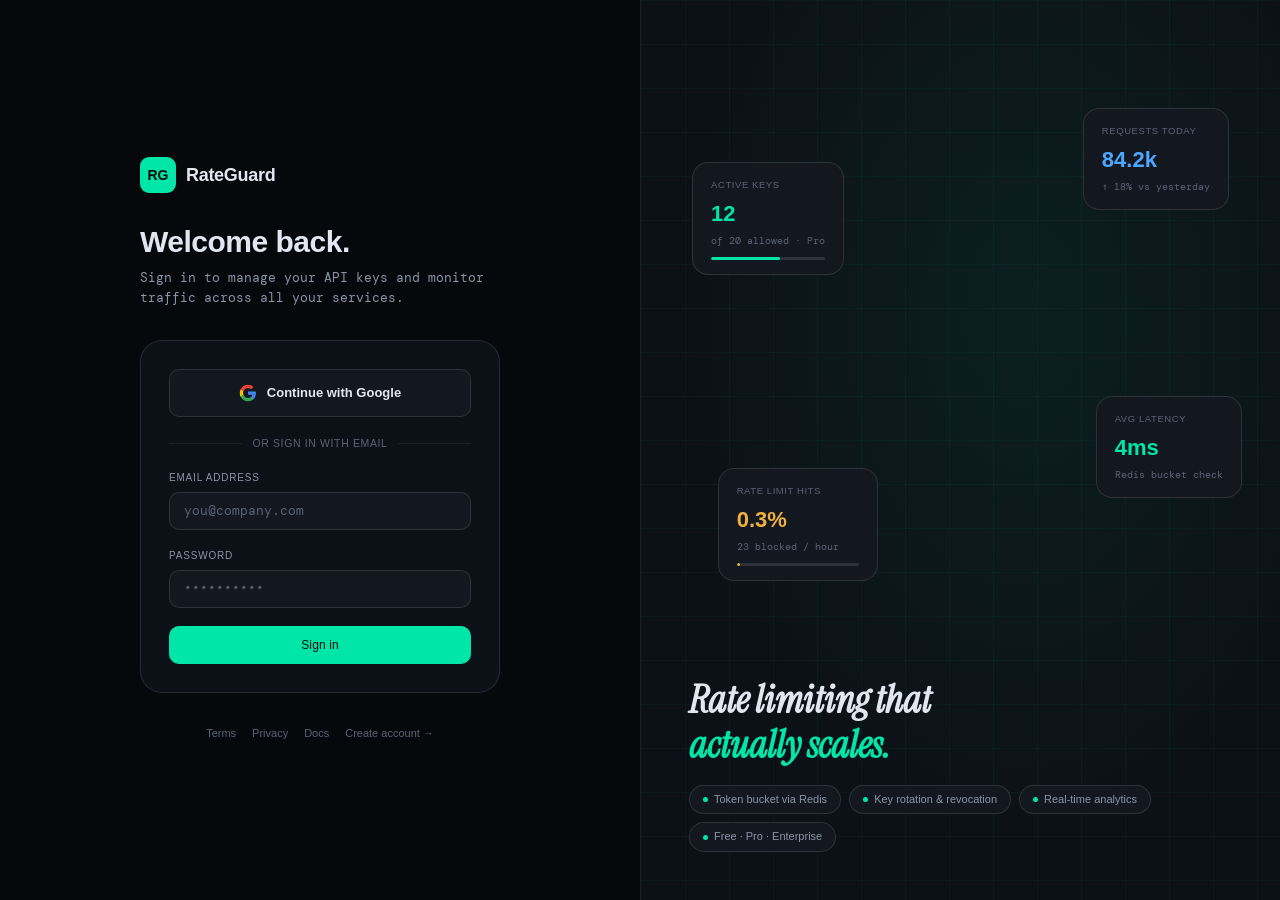
<file: frontend/pages/login.html>
<!DOCTYPE html>
<html lang="en">
<head>
  <meta charset="UTF-8">
  <meta name="viewport" content="width=device-width, initial-scale=1.0">
  <title>RateGuard — Sign in</title>
  <link rel="stylesheet" href="../assets/css/main.css">
  <style>
    body {
      display: grid;
      grid-template-columns: 1fr 1fr;
      min-height: 100vh;
      overflow: hidden;
    }
    .left {
      display: flex; align-items: center; justify-content: center;
      padding: 60px 64px;
    }
    .login-box {
      width: 100%; max-width: 360px;
      display: flex; flex-direction: column; gap: 32px;
      animation: fadeUp .5s ease both;
    }
    @keyframes fadeUp {
      from { opacity:0; transform:translateY(20px); }
      to   { opacity:1; transform:translateY(0); }
    }
    .brand { display:flex; align-items:center; gap:10px; }
    .logo-mark {
      width:36px; height:36px; background:var(--accent);
      border-radius:9px; display:flex; align-items:center; justify-content:center;
      font-family:var(--display); font-weight:800; font-size:14px; color:#020d0a;
    }
    .logo-name { font-family:var(--display); font-size:18px; font-weight:800; letter-spacing:-0.3px; }
    .login-heading h1 {
      font-family:var(--display); font-size:30px; font-weight:800;
      letter-spacing:-0.5px; line-height:1.15; margin-bottom:8px;
    }
    .login-heading p { font-size:12.5px; color:var(--muted2); line-height:1.6; }
    .login-card {
      background:var(--bg2); border:1px solid var(--border2);
      border-radius:var(--radius-xl); padding:28px;
      display:flex; flex-direction:column; gap:18px;
    }
    .btn-google {
      display:flex; align-items:center; justify-content:center; gap:10px;
      padding:13px; background:var(--bg3); border:1px solid var(--border2);
      border-radius:var(--radius); color:var(--text); font-size:13px;
      font-weight:600; font-family:var(--display); transition:all .18s;
      cursor:pointer; text-decoration:none; width:100%;
    }
    .btn-google:hover {
      background:var(--bg4); border-color:var(--border3);
      transform:translateY(-1px); box-shadow:0 4px 20px rgba(0,0,0,.3);
    }
    .btn-google svg { width:18px; height:18px; flex-shrink:0; }
    .divider {
      display:flex; align-items:center; gap:10px;
      color:var(--muted); font-size:10.5px; font-family:var(--display);
      text-transform:uppercase; letter-spacing:.06em;
    }
    .divider::before, .divider::after { content:''; flex:1; height:1px; background:var(--border); }
    .callback-banner {
      background:rgba(0,229,168,0.07); border:1px solid rgba(0,229,168,0.2);
      border-radius:var(--radius); padding:13px 16px;
      font-size:12px; font-family:var(--display); color:var(--accent);
      display:none; align-items:center; gap:10px;
    }
    .footer-links {
      display:flex; justify-content:center; gap:16px;
      font-size:11px; color:var(--muted); font-family:var(--display);
    }
    .footer-links a:hover { color:var(--muted2); }

    /* Right panel */
    .right {
      position:relative; overflow:hidden;
      background:var(--bg2); border-left:1px solid var(--border);
      display:flex; flex-direction:column; justify-content:flex-end; padding:48px;
    }
    .grid-bg {
      position:absolute; inset:0;
      background-image:
        linear-gradient(rgba(0,229,168,0.045) 1px, transparent 1px),
        linear-gradient(90deg, rgba(0,229,168,0.045) 1px, transparent 1px);
      background-size:44px 44px;
    }
    .grid-fade {
      position:absolute; inset:0;
      background:radial-gradient(ellipse at 60% 35%, rgba(0,229,168,0.07) 0%, transparent 65%);
    }
    .float-cards { position:absolute; inset:0; pointer-events:none; }
    .float-card {
      position:absolute; background:var(--bg3); border:1px solid var(--border2);
      border-radius:var(--radius-lg); padding:14px 18px;
      animation:float 6s ease-in-out infinite;
      backdrop-filter:blur(4px);
    }
    .float-card:nth-child(1) { top:18%; left:8%;  animation-delay:0s;   animation-duration:7s; }
    .float-card:nth-child(2) { top:12%; right:8%; animation-delay:1.5s; animation-duration:6s; }
    .float-card:nth-child(3) { top:52%; left:12%; animation-delay:.8s;  animation-duration:8s; }
    .float-card:nth-child(4) { top:44%; right:6%; animation-delay:2s;   animation-duration:7s; }
    @keyframes float {
      0%,100% { transform:translateY(0); }
      50%      { transform:translateY(-10px); }
    }
    .fc-label { font-size:9.5px; color:var(--muted); font-family:var(--display); text-transform:uppercase; letter-spacing:.06em; margin-bottom:4px; }
    .fc-value { font-family:var(--display); font-size:22px; font-weight:800; }
    .fc-value.green { color:var(--accent); }
    .fc-value.blue  { color:var(--blue); }
    .fc-note  { font-size:10px; color:var(--muted); margin-top:2px; }
    .fc-bar   { margin-top:8px; height:3px; background:var(--border2); border-radius:99px; overflow:hidden; }
    .fc-fill  { height:100%; border-radius:99px; }
    .right-copy { position:relative; z-index:1; }
    .right-copy h2 {
      font-family:'Instrument Serif', serif; font-size:38px; font-style:italic;
      line-height:1.2; color:var(--text); margin-bottom:16px;
    }
    .right-copy h2 em { color:var(--accent); font-style:italic; }
    .feature-pills { display:flex; flex-wrap:wrap; gap:8px; }
    .pill {
      background:var(--bg3); border:1px solid var(--border2);
      border-radius:99px; padding:5px 13px;
      font-size:11px; color:var(--muted2); font-family:var(--display);
      display:flex; align-items:center; gap:6px;
    }
    .pill-dot { width:5px; height:5px; border-radius:50%; background:var(--accent); }
  </style>
</head>
<body>

<div class="left">
  <div class="login-box">
    <div class="brand">
      <div class="logo-mark">RG</div>
      <div class="logo-name">RateGuard</div>
    </div>

    <div class="login-heading">
      <h1>Welcome back.</h1>
      <p>Sign in to manage your API keys and monitor traffic across all your services.</p>
    </div>

    <div class="login-card">
      <div id="callback-banner" class="callback-banner">
        <div class="dot-pulse"><span></span><span></span><span></span></div>
        Completing sign-in…
      </div>

      <a href="http://localhost:8000/api/v1/auth/google/login" class="btn-google" id="google-btn">
        <svg viewBox="0 0 24 24" xmlns="http://www.w3.org/2000/svg">
          <path d="M22.56 12.25c0-.78-.07-1.53-.2-2.25H12v4.26h5.92c-.26 1.37-1.04 2.53-2.21 3.31v2.77h3.57c2.08-1.92 3.28-4.74 3.28-8.09z" fill="#4285F4"/>
          <path d="M12 23c2.97 0 5.46-.98 7.28-2.66l-3.57-2.77c-.98.66-2.23 1.06-3.71 1.06-2.86 0-5.29-1.93-6.16-4.53H2.18v2.84C3.99 20.53 7.7 23 12 23z" fill="#34A853"/>
          <path d="M5.84 14.09c-.22-.66-.35-1.36-.35-2.09s.13-1.43.35-2.09V7.07H2.18C1.43 8.55 1 10.22 1 12s.43 3.45 1.18 4.93l2.85-2.22.81-.62z" fill="#FBBC05"/>
          <path d="M12 5.38c1.62 0 3.06.56 4.21 1.64l3.15-3.15C17.45 2.09 14.97 1 12 1 7.7 1 3.99 3.47 2.18 7.07l3.66 2.84c.87-2.6 3.3-4.53 6.16-4.53z" fill="#EA4335"/>
        </svg>
        Continue with Google
      </a>

      <div class="divider">or sign in with email</div>

      <div class="form-group">
        <label class="form-label">Email address</label>
        <input class="form-input" type="email" placeholder="you@company.com" id="email">
      </div>
      <div class="form-group">
        <label class="form-label">Password</label>
        <input class="form-input" type="password" placeholder="••••••••••" id="password">
      </div>
      <button class="btn btn-primary" id="login-btn" style="width:100%;justify-content:center;padding:12px;">Sign in</button>
    </div>

    <div class="footer-links">
      <a href="#">Terms</a>
      <a href="#">Privacy</a>
      <a href="#">Docs</a>
      <a href="register.html">Create account →</a>
    </div>
  </div>
</div>

<div class="right">
  <div class="grid-bg"></div>
  <div class="grid-fade"></div>
  <div class="float-cards">
    <div class="float-card">
      <div class="fc-label">Active Keys</div>
      <div class="fc-value green">12</div>
      <div class="fc-note">of 20 allowed · Pro</div>
      <div class="fc-bar"><div class="fc-fill" style="width:60%;background:var(--accent)"></div></div>
    </div>
    <div class="float-card">
      <div class="fc-label">Requests today</div>
      <div class="fc-value blue">84.2k</div>
      <div class="fc-note">↑ 18% vs yesterday</div>
    </div>
    <div class="float-card" style="min-width:160px">
      <div class="fc-label">Rate limit hits</div>
      <div class="fc-value" style="color:var(--warn)">0.3%</div>
      <div class="fc-note">23 blocked / hour</div>
      <div class="fc-bar"><div class="fc-fill" style="width:3%;background:var(--warn)"></div></div>
    </div>
    <div class="float-card">
      <div class="fc-label">Avg latency</div>
      <div class="fc-value green">4ms</div>
      <div class="fc-note">Redis bucket check</div>
    </div>
  </div>

  <div class="right-copy">
    <h2>Rate limiting that<br><em>actually scales.</em></h2>
    <div class="feature-pills">
      <div class="pill"><div class="pill-dot"></div>Token bucket via Redis</div>
      <div class="pill"><div class="pill-dot"></div>Key rotation & revocation</div>
      <div class="pill"><div class="pill-dot"></div>Real-time analytics</div>
      <div class="pill"><div class="pill-dot"></div>Free · Pro · Enterprise</div>
    </div>
  </div>
</div>

<div id="toast-container"></div>
<script src="../components/api.js"></script>
<script>
  redirectIfLoggedIn();
  const params = new URLSearchParams(window.location.search);
  const code = params.get("code"), state = params.get("state");
  if (code && state) {
    document.getElementById("callback-banner").style.display = "flex";
    document.getElementById("google-btn").style.display = "none";
    fetch(`http://localhost:8000/api/v1/auth/google/callback?code=${code}&state=${state}`)
      .then(r => r.json())
      .then(data => {
        if (data.tokens) {
          Auth.setTokens(data.tokens.access_token, data.tokens.refresh_token);
          Auth.setUser(data.user);
          window.location.href = "dashboard.html";
        } else { throw new Error(data.detail || "Auth failed"); }
      })
      .catch(err => {
        document.getElementById("callback-banner").style.display = "none";
        document.getElementById("google-btn").style.display = "flex";
        toast("Sign-in failed: " + err.message, "error");
      });
    }

  document.getElementById("login-btn").addEventListener("click", async () => {
    const email = document.getElementById("email").value;
    const password = document.getElementById("password").value;

    if (!email || !password) {
      toast("Please enter both email and password", "error");
      return;
    }

    const btn = document.getElementById("login-btn");
    btn.disabled = true;
    btn.innerText = "Signing in...";

    try {
      const response = await fetch("http://localhost:8000/api/v1/auth/login", {
        method: "POST",
        headers: { "Content-Type": "application/json" },
        body: JSON.stringify({ email, password })
      });

      const data = await response.json();

      if (response.ok) {
        Auth.setTokens(data.tokens.access_token, data.tokens.refresh_token);
        Auth.setUser(data.user);
        toast("Welcome back!", "success");
        setTimeout(() => window.location.href = "dashboard.html", 800);
      } else {
        toast(data.detail || "Sign-in failed", "error");
        btn.disabled = false;
        btn.innerText = "Sign in";
      }
    } catch (err) {
      toast("Network error. Please try again.", "error");
      btn.disabled = false;
      btn.innerText = "Sign in";
    }
  });
</script>
</body>
</html>
</file>
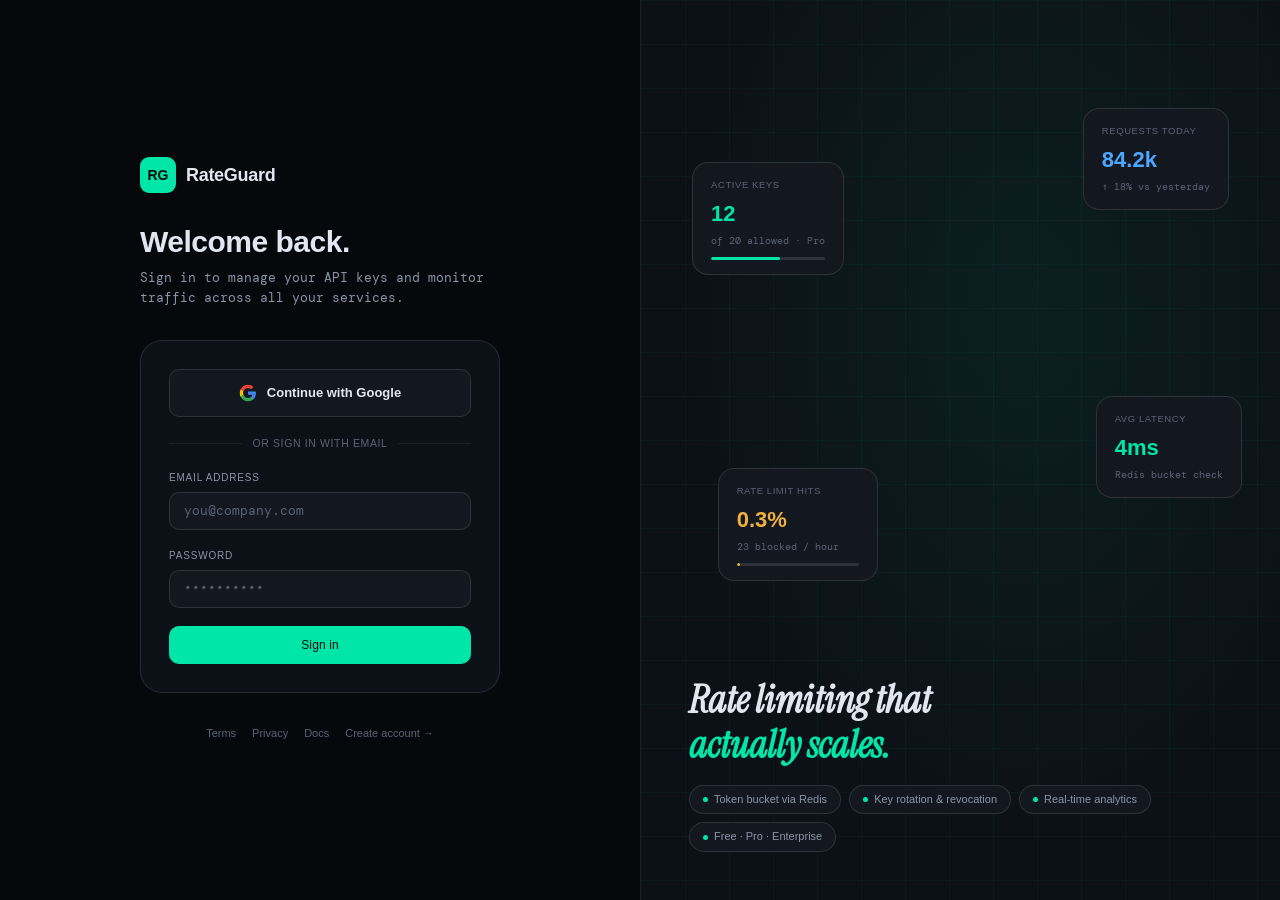
<file: frontend/pages/profile.html>
<!DOCTYPE html>
<html lang="en">
<head>
  <meta charset="UTF-8">
  <meta name="viewport" content="width=device-width, initial-scale=1.0">
  <title>RateGuard — Profile</title>
  <link rel="stylesheet" href="../assets/css/main.css">
  <style>
    .shell {
      display:grid;
      grid-template-columns:220px 1fr;
      grid-template-rows:52px 1fr;
      min-height:100vh;
    }

    /* Topbar */
    .topbar {
      grid-column:1 / -1;
      background:var(--bg2);
      border-bottom:1px solid var(--border);
      display:flex; align-items:center; padding:0 20px; gap:14px;
    }
    .logo { display:flex; align-items:center; gap:9px; cursor:pointer; }
    .logo-mark {
      width:28px; height:28px; background:var(--accent);
      border-radius:7px; display:flex; align-items:center; justify-content:center;
      font-family:var(--display); font-weight:800; font-size:11px; color:#020d0a;
    }
    .logo-name { font-family:var(--display); font-size:15px; font-weight:800; letter-spacing:-0.3px; }
    .topbar-spacer { flex:1; }

    .user-pill {
      display:flex; align-items:center; gap:8px;
      background:var(--bg3); border:1px solid var(--border2);
      border-radius:99px; padding:4px 14px 4px 4px;
      font-size:12px; font-family:var(--display);
    }
    .user-avatar {
      width:26px; height:26px; border-radius:50%;
      background:var(--accent); color:#020d0a;
      display:flex; align-items:center; justify-content:center;
      font-weight:800; font-size:10px; font-family:var(--display);
    }

    /* Sidebar */
    .sidebar {
      background:var(--bg2); border-right:1px solid var(--border);
      padding:20px 0; display:flex; flex-direction:column; gap:4px;
    }
    .nav-section { padding:0 12px; margin-bottom:4px; }
    .nav-label {
      font-size:9px; font-weight:600; text-transform:uppercase;
      letter-spacing:.1em; color:var(--muted); padding:8px 8px 4px;
      font-family:var(--display);
    }
    .nav-item {
      display:flex; align-items:center; gap:9px;
      padding:8px 10px; border-radius:8px;
      font-size:12px; font-family:var(--display); font-weight:500;
      color:var(--muted2); cursor:pointer; transition:all .15s;
      user-select:none;
    }
    .nav-item:hover { background:var(--bg3); color:var(--text); }
    .nav-item.active { background:rgba(0,229,168,.08); color:var(--accent); }
    .nav-icon { width:16px; height:16px; opacity:.7; }
    .nav-item.active .nav-icon { opacity:1; }

    /* Main content */
    .main { padding:40px; overflow-y:auto; display:flex; flex-direction:column; gap:32px; max-width:900px; margin:0 auto; width:100%; }

    .profile-header {
      display:flex; align-items:center; gap:24px;
    }
    .profile-img-large {
      width:80px; height:80px; border-radius:24px;
      background:var(--accent); color:#020d0a;
      display:flex; align-items:center; justify-content:center;
      font-size:32px; font-weight:800; font-family:var(--display);
      box-shadow:0 8px 32px rgba(0,229,168,0.15);
    }
    .profile-info h1 { font-family:var(--display); font-size:28px; font-weight:800; letter-spacing:-0.5px; }
    .profile-info p { font-size:14px; color:var(--muted2); margin-top:2px; font-family:var(--display); }

    .grid-2 { display:grid; grid-template-columns:1fr 1fr; gap:24px; }

    .card {
      background:var(--bg2); border:1px solid var(--border);
      border-radius:var(--radius-lg); padding:24px;
      display:flex; flex-direction:column; gap:20px;
    }
    .card-title { font-family:var(--display); font-size:14px; font-weight:700; color:var(--text); }

    .info-row { display:flex; flex-direction:column; gap:4px; }
    .info-label { font-size:10px; text-transform:uppercase; color:var(--muted); font-family:var(--display); letter-spacing:.05em; }
    .info-value { font-size:13px; color:var(--text); font-family:var(--mono); }

    .plan-box {
      background:rgba(0,229,168,0.05); border:1px solid rgba(0,229,168,0.15);
      border-radius:var(--radius); padding:16px;
      display:flex; align-items:center; justify-content:space-between;
    }
    .plan-details h4 { font-family:var(--display); font-size:15px; color:var(--accent); }
    .plan-details p { font-size:11px; color:var(--muted2); margin-top:2px; }

    .danger-zone { border-color:rgba(240,96,96,0.2); }
    .danger-title { color:var(--danger); }
  </style>
</head>
<body>
<div class="shell">

  <!-- Topbar -->
  <div class="topbar">
    <div class="logo" onclick="window.location.href='dashboard.html'">
      <div class="logo-mark">RG</div>
      <div class="logo-name">RateGuard</div>
    </div>
    <div class="topbar-spacer"></div>
    <button class="btn-icon" id="theme-toggle" title="Toggle Light/Dark Mode" style="background:var(--bg3);border:1px solid var(--border2);border-radius:50%;width:32px;height:32px;display:flex;align-items:center;justify-content:center;color:var(--text);cursor:pointer;outline:none">
      <svg id="theme-icon" width="16" height="16" viewBox="0 0 24 24" fill="none" stroke="currentColor" stroke-width="2" stroke-linecap="round" stroke-linejoin="round"></svg>
    </button>
    <div class="user-pill" style="cursor: pointer" onclick="handleLogout()">
      <div class="user-avatar" id="nav-initials">?</div>
      <span id="nav-name" style="font-size:12.5px">Loading…</span>
    </div>
  </div>

  <!-- Sidebar -->
  <div class="sidebar">
    <div class="nav-section">
      <div class="nav-label">Overview</div>
      <div class="nav-item" onclick="window.location.href='dashboard.html'">
        <svg class="nav-icon" viewBox="0 0 16 16" fill="none" stroke="currentColor" stroke-width="1.5">
          <rect x="2" y="5" width="12" height="9" rx="2"/><path d="M5 5V3.5a3 3 0 016 0V5"/>
        </svg>
        API Keys
      </div>
      <div class="nav-item" onclick="window.location.href='analytics.html'">
        <svg class="nav-icon" viewBox="0 0 16 16" fill="none" stroke="currentColor" stroke-width="1.5">
          <polyline points="2,12 5,8 8,10 11,5 14,7"/><rect x="2" y="2" width="12" height="12" rx="2"/>
        </svg>
        Analytics
      </div>
    </div>
    <div class="nav-section">
      <div class="nav-label">Account</div>
      <div class="nav-item active">
        <svg class="nav-icon" viewBox="0 0 16 16" fill="none" stroke="currentColor" stroke-width="1.5">
          <circle cx="8" cy="5" r="3"/><path d="M2 14c0-3.3 2.7-6 6-6s6 2.7 6 6"/>
        </svg>
        Profile
      </div>
      <div class="nav-item">
        <svg class="nav-icon" viewBox="0 0 16 16" fill="none" stroke="currentColor" stroke-width="1.5">
          <circle cx="8" cy="8" r="2"/><path d="M8 2v1M8 13v1M2 8h1M13 8h1M3.5 3.5l.7.7M11.8 11.8l.7.7M3.5 12.5l.7-.7M11.8 4.2l.7-.7"/>
        </svg>
        Settings
      </div>
    </div>
  </div>

  <!-- Main -->
  <div class="main">
    <div class="profile-header">
      <div class="profile-img-large" id="profile-initials">?</div>
      <div class="profile-info">
        <h1 id="profile-name">Loading…</h1>
        <p id="profile-email">Loading email…</p>
      </div>
    </div>

    <div class="grid-2">
      <!-- Account Info -->
      <div class="card">
        <div class="card-title">Account Details</div>
        <div class="info-row">
          <div class="info-label">Member Since</div>
          <div class="info-value" id="profile-created">Loading…</div>
        </div>
        <div class="info-row">
          <div class="info-label">Authentication</div>
          <div class="info-value">Google OAuth 2.0</div>
        </div>
        <div class="info-row">
          <div class="info-label">Role</div>
          <div class="info-value" id="profile-role">User</div>
        </div>
      </div>

      <!-- Plan Info -->
      <div class="card">
        <div class="card-title">Current Plan</div>
        <div class="plan-box">
          <div class="plan-details">
            <h4 id="plan-name">Free Tier</h4>
            <p id="plan-desc">Up to 3 API keys · 1k req/min</p>
          </div>
          <span class="badge badge-active">Active</span>
        </div>
        <button class="btn btn-secondary" style="width:100%;justify-content:center">Upgrade Plan</button>
      </div>
    </div>

    <!-- Danger Zone -->
    <div class="card danger-zone">
      <div class="card-title danger-title">Danger Zone</div>
      <p class="muted2" style="font-size:12px;font-family:var(--display)">Permanently delete your account and all associated API keys. This action cannot be undone.</p>
      <button class="btn btn-danger" style="width:fit-content">Delete Account</button>
    </div>
  </div>
</div>

<div id="toast-container"></div>
<script src="../components/api.js"></script>
<script>
  requireAuth();

  async function loadProfile() {
    const cached = Auth.getUser();
    if (cached) applyUser(cached);
    
    const resp = await apiFetch("/auth/me");
    if (resp && resp.ok) {
      const u = await resp.json();
      Auth.setUser(u);
      applyUser(u);
    }
  }

  function applyUser(user) {
    const initials = user.name.split(" ").map(w=>w[0]).join("").slice(0,2).toUpperCase();
    
    // Topbar
    document.getElementById("nav-name").textContent = user.name;
    document.getElementById("nav-initials").textContent = initials;

    // Profile Page
    document.getElementById("profile-name").textContent = user.name;
    document.getElementById("profile-email").textContent = user.email;
    document.getElementById("profile-initials").textContent = initials;
    document.getElementById("profile-created").textContent = new Date(user.created_at).toLocaleDateString(undefined, {
      year: 'numeric', month: 'long', day: 'numeric'
    });
    document.getElementById("profile-role").textContent = user.role.charAt(0).toUpperCase() + user.role.slice(1);
    
    const planName = user.plan.charAt(0).toUpperCase() + user.plan.slice(1);
    document.getElementById("plan-name").textContent = planName + " Plan";
    
    const limits = {
      free: "3 API keys · 1k req/min",
      pro: "20 API keys · 50k req/min",
      enterprise: "100+ API keys · Unlimited"
    };
    document.getElementById("plan-desc").textContent = limits[user.plan] || limits.free;
  }

  // Theme handling
  const themeToggle = document.getElementById("theme-toggle");
  const themeIcon = document.getElementById("theme-icon");
  
  function applyTheme(theme) {
    if (theme === "light") {
      document.documentElement.classList.add("light-mode");
      themeIcon.innerHTML = `<path d="M21 12.79A9 9 0 1 1 11.21 3 7 7 0 0 0 21 12.79z"></path>`;
    } else {
      document.documentElement.classList.remove("light-mode");
      themeIcon.innerHTML = `<circle cx="12" cy="12" r="5"></circle><line x1="12" y1="1" x2="12" y2="3"></line><line x1="12" y1="21" x2="12" y2="23"></line><line x1="4.22" y1="4.22" x2="5.64" y2="5.64"></line><line x1="18.36" y1="18.36" x2="19.78" y2="19.78"></line><line x1="1" y1="12" x2="3" y2="12"></line><line x1="21" y1="12" x2="23" y2="12"></line><line x1="4.22" y1="19.78" x2="5.64" y2="18.36"></line><line x1="18.36" y1="5.64" x2="19.78" y2="4.22"></line>`;
    }
  }

  themeToggle.addEventListener("click", () => {
    const isLight = document.documentElement.classList.contains("light-mode");
    const newTheme = isLight ? "dark" : "light";
    localStorage.setItem("rg-theme", newTheme);
    applyTheme(newTheme);
  });

  const savedTheme = localStorage.getItem("rg-theme") || "dark";
  applyTheme(savedTheme);

  async function handleLogout() {
    if (!confirm("Are you sure you want to sign out?")) return;
    const refresh = Auth.getRefresh();
    if (refresh) await apiFetch("/auth/logout",{method:"POST",body:JSON.stringify({refresh_token:refresh})});
    Auth.clear();
    window.location.href = "login.html";
  }

  loadProfile();
</script>
</body>
</html>
</file>
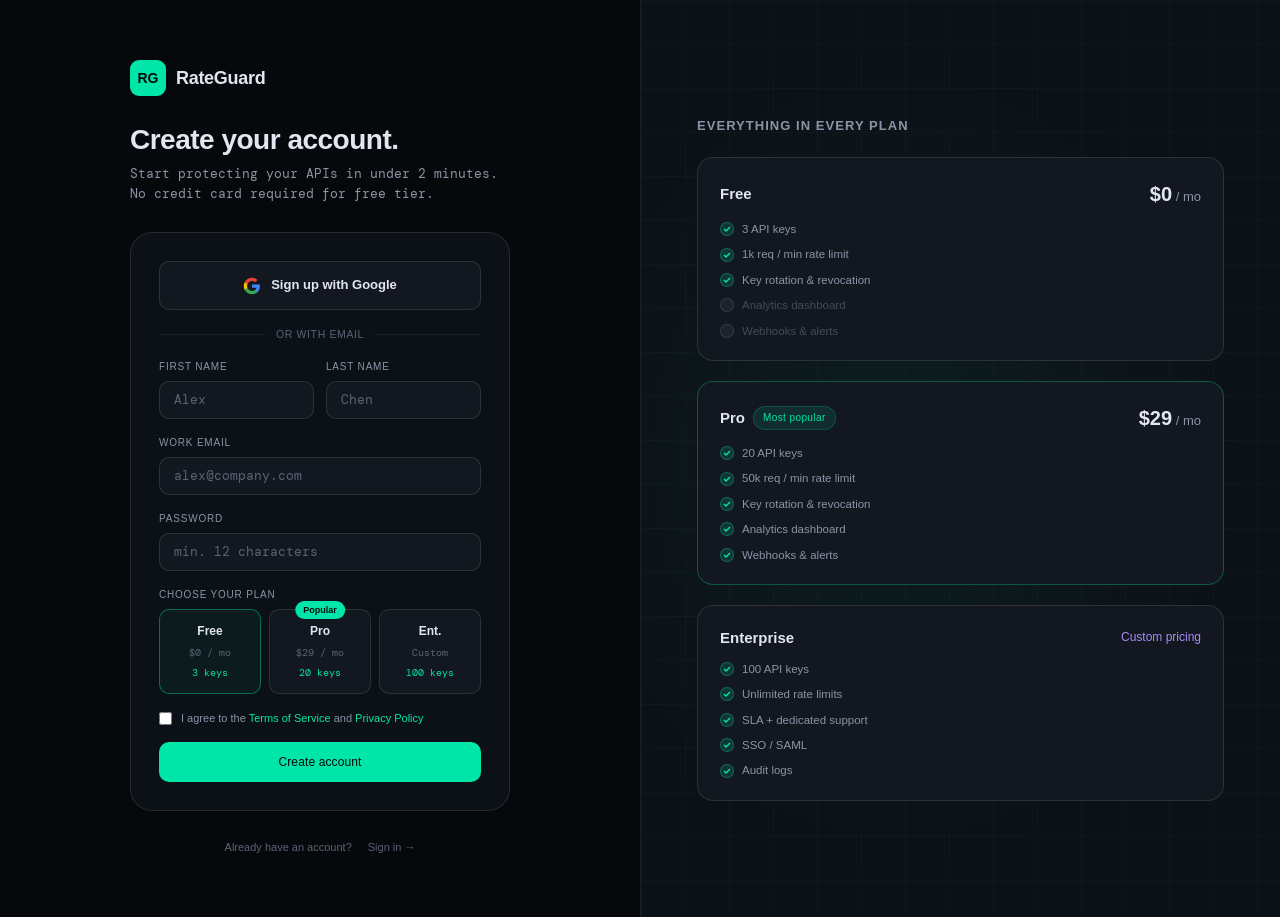
<file: frontend/pages/register.html>
<!DOCTYPE html>
<!-- v1.0.1 -->
<html lang="en">
<head>
  <meta charset="UTF-8">
  <meta name="viewport" content="width=device-width, initial-scale=1.0">
  <title>RateGuard — Create account</title>
  <link rel="stylesheet" href="../assets/css/main.css">
  <style>
    body {
      display:grid; grid-template-columns:1fr 1fr; min-height:100vh; overflow:hidden;
    }

    /* Left: form */
    .left {
      display:flex; align-items:center; justify-content:center; padding:60px 64px;
    }
    .reg-box {
      width:100%; max-width:380px;
      display:flex; flex-direction:column; gap:28px;
      animation:fadeUp .5s ease both;
    }
    @keyframes fadeUp {
      from { opacity:0; transform:translateY(20px); }
      to   { opacity:1; transform:translateY(0); }
    }
    .brand { display:flex; align-items:center; gap:10px; }
    .logo-mark {
      width:36px; height:36px; background:var(--accent);
      border-radius:9px; display:flex; align-items:center; justify-content:center;
      font-family:var(--display); font-weight:800; font-size:14px; color:#020d0a;
    }
    .logo-name { font-family:var(--display); font-size:18px; font-weight:800; letter-spacing:-0.3px; }

    .reg-heading h1 {
      font-family:var(--display); font-size:28px; font-weight:800;
      letter-spacing:-0.5px; line-height:1.15; margin-bottom:8px;
    }
    .reg-heading p { font-size:12.5px; color:var(--muted2); line-height:1.6; }

    .reg-card {
      background:var(--bg2); border:1px solid var(--border2);
      border-radius:var(--radius-xl); padding:28px;
      display:flex; flex-direction:column; gap:16px;
    }

    .btn-google {
      display:flex; align-items:center; justify-content:center; gap:10px;
      padding:13px; background:var(--bg3); border:1px solid var(--border2);
      border-radius:var(--radius); color:var(--text); font-size:13px;
      font-weight:600; font-family:var(--display); transition:all .18s;
      cursor:pointer; text-decoration:none; width:100%;
    }
    .btn-google:hover { background:var(--bg4); border-color:var(--border3); transform:translateY(-1px); }
    .btn-google svg { width:18px; height:18px; flex-shrink:0; }

    .divider {
      display:flex; align-items:center; gap:10px;
      color:var(--muted); font-size:10.5px; font-family:var(--display);
      text-transform:uppercase; letter-spacing:.06em;
    }
    .divider::before, .divider::after { content:''; flex:1; height:1px; background:var(--border); }

    .two-col { display:grid; grid-template-columns:1fr 1fr; gap:12px; }

    .plan-grid { display:grid; grid-template-columns:repeat(3,1fr); gap:8px; }
    .plan-option { position:relative; }
    .plan-option input[type="radio"] { position:absolute; opacity:0; width:0; height:0; }
    .plan-label {
      display:flex; flex-direction:column; align-items:center; gap:4px;
      padding:12px 8px; background:var(--bg3); border:1px solid var(--border2);
      border-radius:var(--radius); cursor:pointer; transition:all .15s;
      text-align:center;
    }
    .plan-option input:checked + .plan-label {
      border-color:rgba(0,229,168,0.4); background:rgba(0,229,168,0.05);
    }
    .plan-name { font-family:var(--display); font-size:12px; font-weight:700; }
    .plan-price { font-size:10px; color:var(--muted); }
    .plan-keys  { font-size:10px; color:var(--accent); }
    .plan-pop {
      position:absolute; top:-8px; left:50%; transform:translateX(-50%);
      background:var(--accent); color:#020d0a;
      font-size:9px; font-weight:700; font-family:var(--display);
      padding:2px 8px; border-radius:99px; white-space:nowrap;
    }

    .terms-row {
      display:flex; align-items:flex-start; gap:9px;
    }
    .terms-row input[type="checkbox"] { margin-top:2px; accent-color:var(--accent); flex-shrink:0; }
    .terms-row label { font-size:11px; color:var(--muted2); line-height:1.5; font-family:var(--display); }
    .terms-row a { color:var(--accent); }

    .footer-links {
      display:flex; justify-content:center; gap:16px;
      font-size:11px; color:var(--muted); font-family:var(--display);
    }
    .footer-links a:hover { color:var(--muted2); }

    /* Right panel */
    .right {
      position:relative; overflow:hidden; background:var(--bg2);
      border-left:1px solid var(--border);
      display:flex; flex-direction:column; justify-content:center;
      padding:64px 56px; gap:40px;
    }
    .grid-bg {
      position:absolute; inset:0;
      background-image:
        linear-gradient(rgba(0,229,168,0.04) 1px, transparent 1px),
        linear-gradient(90deg, rgba(0,229,168,0.04) 1px, transparent 1px);
      background-size:44px 44px;
    }
    .grid-fade {
      position:absolute; inset:0;
      background:radial-gradient(ellipse at 40% 50%, rgba(0,229,168,0.065) 0%, transparent 65%);
    }
    .plan-compare { position:relative; z-index:1; display:flex; flex-direction:column; gap:20px; }
    .plan-compare-title {
      font-family:var(--display); font-size:13px; font-weight:700; color:var(--muted2);
      text-transform:uppercase; letter-spacing:.08em;
    }
    .plan-card {
      background:var(--bg3); border:1px solid var(--border2);
      border-radius:var(--radius-lg); padding:20px 22px;
      display:flex; flex-direction:column; gap:10px;
      transition:border-color .2s;
    }
    .plan-card.featured { border-color:rgba(0,229,168,0.3); }
    .plan-card-head { display:flex; align-items:center; justify-content:space-between; }
    .plan-card-name { font-family:var(--display); font-size:15px; font-weight:800; }
    .plan-card-price { font-family:var(--display); font-size:13px; color:var(--muted2); }
    .plan-card-price strong { color:var(--text); font-size:20px; }
    .plan-features { display:flex; flex-direction:column; gap:7px; }
    .plan-feature {
      display:flex; align-items:center; gap:8px;
      font-size:11.5px; color:var(--muted2); font-family:var(--display);
    }
    .feat-check { width:14px; height:14px; border-radius:50%; background:rgba(0,229,168,0.15); border:1px solid rgba(0,229,168,0.3); display:flex; align-items:center; justify-content:center; flex-shrink:0; }
    .feat-check svg { width:8px; height:8px; }
    .feat-x { width:14px; height:14px; border-radius:50%; background:rgba(90,99,117,0.15); border:1px solid var(--border2); flex-shrink:0; }
  </style>
</head>
<body>

<div class="left">
  <div class="reg-box">
    <div class="brand">
      <div class="logo-mark">RG</div>
      <div class="logo-name">RateGuard</div>
    </div>

    <div class="reg-heading">
      <h1>Create your account.</h1>
      <p>Start protecting your APIs in under 2 minutes. No credit card required for free tier.</p>
    </div>

    <div class="reg-card">
      <a href="http://localhost:8000/api/v1/auth/google/login" class="btn-google">
        <svg viewBox="0 0 24 24" xmlns="http://www.w3.org/2000/svg">
          <path d="M22.56 12.25c0-.78-.07-1.53-.2-2.25H12v4.26h5.92c-.26 1.37-1.04 2.53-2.21 3.31v2.77h3.57c2.08-1.92 3.28-4.74 3.28-8.09z" fill="#4285F4"/>
          <path d="M12 23c2.97 0 5.46-.98 7.28-2.66l-3.57-2.77c-.98.66-2.23 1.06-3.71 1.06-2.86 0-5.29-1.93-6.16-4.53H2.18v2.84C3.99 20.53 7.7 23 12 23z" fill="#34A853"/>
          <path d="M5.84 14.09c-.22-.66-.35-1.36-.35-2.09s.13-1.43.35-2.09V7.07H2.18C1.43 8.55 1 10.22 1 12s.43 3.45 1.18 4.93l2.85-2.22.81-.62z" fill="#FBBC05"/>
          <path d="M12 5.38c1.62 0 3.06.56 4.21 1.64l3.15-3.15C17.45 2.09 14.97 1 12 1 7.7 1 3.99 3.47 2.18 7.07l3.66 2.84c.87-2.6 3.3-4.53 6.16-4.53z" fill="#EA4335"/>
        </svg>
        Sign up with Google
      </a>

      <div class="divider">or with email</div>

      <div class="two-col">
        <div class="form-group">
          <label class="form-label">First name</label>
          <input class="form-input" type="text" placeholder="Alex" id="first-name">
        </div>
        <div class="form-group">
          <label class="form-label">Last name</label>
          <input class="form-input" type="text" placeholder="Chen" id="last-name">
        </div>
      </div>
      <div class="form-group">
        <label class="form-label">Work email</label>
        <input class="form-input" type="email" placeholder="alex@company.com" id="email">
      </div>
      <div class="form-group">
        <label class="form-label">Password</label>
        <input class="form-input" type="password" placeholder="min. 12 characters" id="password">
      </div>

      <div class="form-group">
        <label class="form-label">Choose your plan</label>
        <div class="plan-grid">
          <div class="plan-option">
            <input type="radio" name="plan" id="plan-free" value="free" checked>
            <label class="plan-label" for="plan-free">
              <div class="plan-name">Free</div>
              <div class="plan-price">$0 / mo</div>
              <div class="plan-keys">3 keys</div>
            </label>
          </div>
          <div class="plan-option" style="position:relative">
            <div class="plan-pop">Popular</div>
            <input type="radio" name="plan" id="plan-pro" value="pro">
            <label class="plan-label" for="plan-pro">
              <div class="plan-name">Pro</div>
              <div class="plan-price">$29 / mo</div>
              <div class="plan-keys">20 keys</div>
            </label>
          </div>
          <div class="plan-option">
            <input type="radio" name="plan" id="plan-ent" value="enterprise">
            <label class="plan-label" for="plan-ent">
              <div class="plan-name">Ent.</div>
              <div class="plan-price">Custom</div>
              <div class="plan-keys">100 keys</div>
            </label>
          </div>
        </div>
      </div>

      <div class="terms-row">
        <input type="checkbox" id="terms">
        <label for="terms">I agree to the <a href="#">Terms of Service</a> and <a href="#">Privacy Policy</a></label>
      </div>

      <button class="btn btn-primary" id="register-btn" style="width:100%;justify-content:center;padding:13px;">Create account</button>
    </div>

    <div class="footer-links">
      <span>Already have an account?</span>
      <a href="login.html">Sign in →</a>
    </div>
  </div>
</div>

<div class="right">
  <div class="grid-bg"></div>
  <div class="grid-fade"></div>

  <div class="plan-compare">
    <div class="plan-compare-title">Everything in every plan</div>

    <div class="plan-card">
      <div class="plan-card-head">
        <div class="plan-card-name">Free</div>
        <div class="plan-card-price"><strong>$0</strong> / mo</div>
      </div>
      <div class="plan-features">
        <div class="plan-feature"><div class="feat-check"><svg viewBox="0 0 8 8"><polyline points="1,4 3,6 7,2" stroke="var(--accent)" stroke-width="1.5" fill="none"/></svg></div>3 API keys</div>
        <div class="plan-feature"><div class="feat-check"><svg viewBox="0 0 8 8"><polyline points="1,4 3,6 7,2" stroke="var(--accent)" stroke-width="1.5" fill="none"/></svg></div>1k req / min rate limit</div>
        <div class="plan-feature"><div class="feat-check"><svg viewBox="0 0 8 8"><polyline points="1,4 3,6 7,2" stroke="var(--accent)" stroke-width="1.5" fill="none"/></svg></div>Key rotation & revocation</div>
        <div class="plan-feature"><div class="feat-x"></div><span style="opacity:.4">Analytics dashboard</span></div>
        <div class="plan-feature"><div class="feat-x"></div><span style="opacity:.4">Webhooks & alerts</span></div>
      </div>
    </div>

    <div class="plan-card featured">
      <div class="plan-card-head">
        <div style="display:flex;align-items:center;gap:8px">
          <div class="plan-card-name">Pro</div>
          <span class="badge badge-active">Most popular</span>
        </div>
        <div class="plan-card-price"><strong>$29</strong> / mo</div>
      </div>
      <div class="plan-features">
        <div class="plan-feature"><div class="feat-check"><svg viewBox="0 0 8 8"><polyline points="1,4 3,6 7,2" stroke="var(--accent)" stroke-width="1.5" fill="none"/></svg></div>20 API keys</div>
        <div class="plan-feature"><div class="feat-check"><svg viewBox="0 0 8 8"><polyline points="1,4 3,6 7,2" stroke="var(--accent)" stroke-width="1.5" fill="none"/></svg></div>50k req / min rate limit</div>
        <div class="plan-feature"><div class="feat-check"><svg viewBox="0 0 8 8"><polyline points="1,4 3,6 7,2" stroke="var(--accent)" stroke-width="1.5" fill="none"/></svg></div>Key rotation & revocation</div>
        <div class="plan-feature"><div class="feat-check"><svg viewBox="0 0 8 8"><polyline points="1,4 3,6 7,2" stroke="var(--accent)" stroke-width="1.5" fill="none"/></svg></div>Analytics dashboard</div>
        <div class="plan-feature"><div class="feat-check"><svg viewBox="0 0 8 8"><polyline points="1,4 3,6 7,2" stroke="var(--accent)" stroke-width="1.5" fill="none"/></svg></div>Webhooks & alerts</div>
      </div>
    </div>

    <div class="plan-card">
      <div class="plan-card-head">
        <div class="plan-card-name">Enterprise</div>
        <div class="plan-card-price" style="font-size:12px;color:var(--purple)">Custom pricing</div>
      </div>
      <div class="plan-features">
        <div class="plan-feature"><div class="feat-check"><svg viewBox="0 0 8 8"><polyline points="1,4 3,6 7,2" stroke="var(--accent)" stroke-width="1.5" fill="none"/></svg></div>100 API keys</div>
        <div class="plan-feature"><div class="feat-check"><svg viewBox="0 0 8 8"><polyline points="1,4 3,6 7,2" stroke="var(--accent)" stroke-width="1.5" fill="none"/></svg></div>Unlimited rate limits</div>
        <div class="plan-feature"><div class="feat-check"><svg viewBox="0 0 8 8"><polyline points="1,4 3,6 7,2" stroke="var(--accent)" stroke-width="1.5" fill="none"/></svg></div>SLA + dedicated support</div>
        <div class="plan-feature"><div class="feat-check"><svg viewBox="0 0 8 8"><polyline points="1,4 3,6 7,2" stroke="var(--accent)" stroke-width="1.5" fill="none"/></svg></div>SSO / SAML</div>
        <div class="plan-feature"><div class="feat-check"><svg viewBox="0 0 8 8"><polyline points="1,4 3,6 7,2" stroke="var(--accent)" stroke-width="1.5" fill="none"/></svg></div>Audit logs</div>
      </div>
    </div>
  </div>
</div>

<div id="toast-container"></div>
<script src="../components/api.js"></script>
<script>
  redirectIfLoggedIn();

  document.getElementById("register-btn").addEventListener("click", async () => {
    const firstName = document.getElementById("first-name").value;
    const lastName = document.getElementById("last-name").value;
    const email = document.getElementById("email").value;
    const password = document.getElementById("password").value;
    const plan = document.querySelector('input[name="plan"]:checked').value;
    const terms = document.getElementById("terms").checked;

    if (!firstName || !lastName || !email || !password) {
      toast("Please fill in all fields", "error");
      return;
    }

    if (!terms) {
      toast("You must agree to the Terms & Privacy Policy", "error");
      return;
    }

    const btn = document.getElementById("register-btn");
    btn.disabled = true;
    btn.innerText = "Creating account...";

    try {
      const response = await fetch("http://localhost:8000/api/v1/auth/register", {
        method: "POST",
        headers: { "Content-Type": "application/json" },
        body: JSON.stringify({
          first_name: firstName,
          last_name: lastName,
          email: email,
          password: password,
          plan: plan
        })
      });

      const data = await response.json();

      if (response.ok) {
        Auth.setTokens(data.tokens.access_token, data.tokens.refresh_token);
        Auth.setUser(data.user);
        toast("Account created successfully!", "success");
        setTimeout(() => window.location.href = "dashboard.html", 1000);
      } else {
        toast(data.detail || "Registration failed", "error");
        btn.disabled = false;
        btn.innerText = "Create account";
      }
    } catch (err) {
      toast("Network error. Please try again.", "error");
      btn.disabled = false;
      btn.innerText = "Create account";
    }
  });
</script>
</body>
</html>
</file>
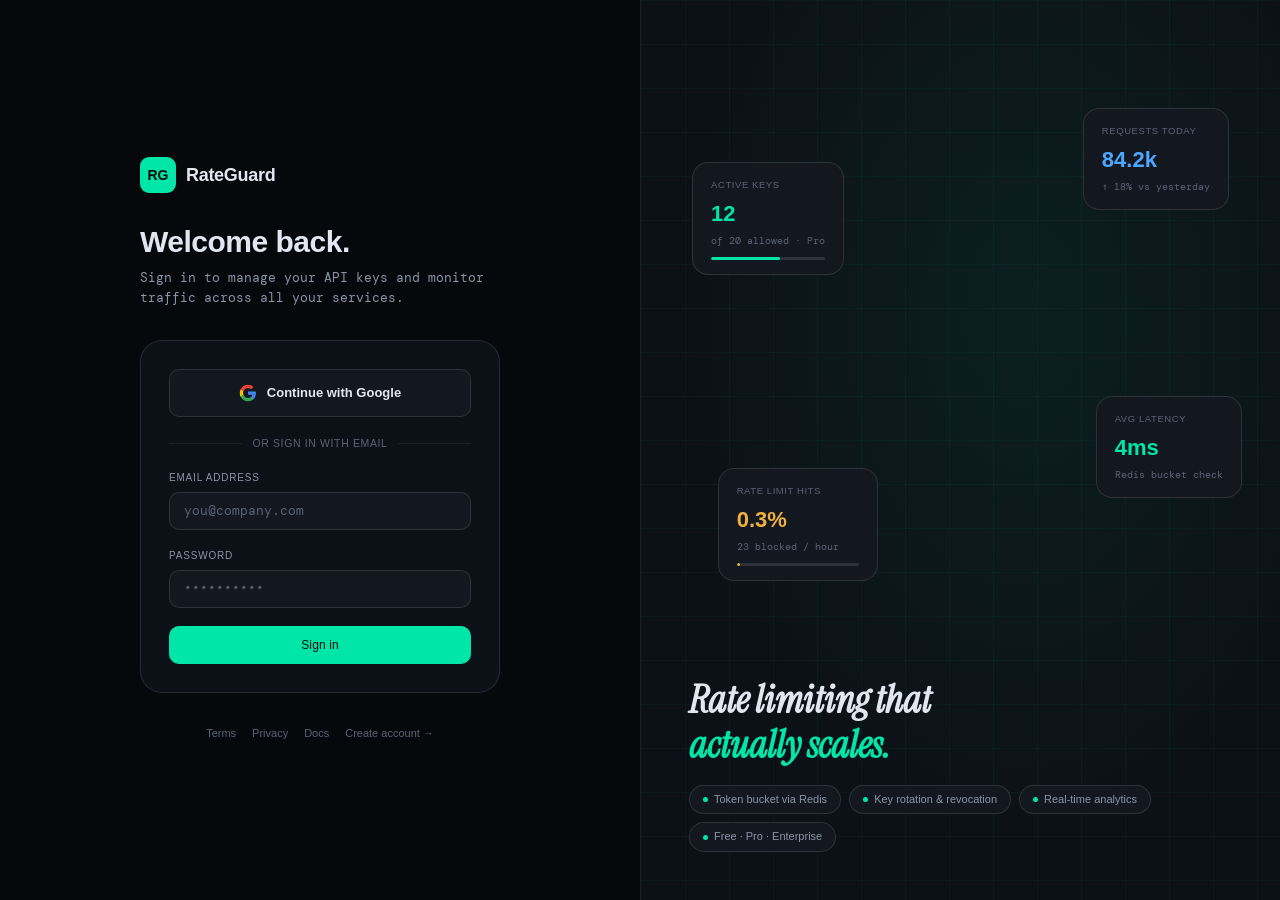
<file: frontend/pages/settings.html>
<!DOCTYPE html>
<html lang="en">
<head>
  <meta charset="UTF-8">
  <meta name="viewport" content="width=device-width, initial-scale=1.0">
  <title>RateGuard — Settings</title>
  <link rel="stylesheet" href="../assets/css/main.css">
  <style>
    .shell {
      display:grid;
      grid-template-columns:220px 1fr;
      grid-template-rows:52px 1fr;
      min-height:100vh;
    }

    /* Topbar */
    .topbar {
      grid-column:1 / -1;
      background:var(--bg2);
      border-bottom:1px solid var(--border);
      display:flex; align-items:center; padding:0 20px; gap:14px;
    }
    .logo { display:flex; align-items:center; gap:9px; cursor:pointer; }
    .logo-mark {
      width:28px; height:28px; background:var(--accent);
      border-radius:7px; display:flex; align-items:center; justify-content:center;
      font-family:var(--display); font-weight:800; font-size:11px; color:#020d0a;
    }
    .logo-name { font-family:var(--display); font-size:15px; font-weight:800; letter-spacing:-0.3px; }
    .topbar-spacer { flex:1; }

    .user-pill {
      display:flex; align-items:center; gap:8px;
      background:var(--bg3); border:1px solid var(--border2);
      border-radius:99px; padding:4px 14px 4px 4px;
      font-size:12px; font-family:var(--display);
    }
    .user-avatar {
      width:26px; height:26px; border-radius:50%;
      background:var(--accent); color:#020d0a;
      display:flex; align-items:center; justify-content:center;
      font-weight:800; font-size:10px; font-family:var(--display);
    }

    /* Sidebar */
    .sidebar {
      background:var(--bg2); border-right:1px solid var(--border);
      padding:20px 0; display:flex; flex-direction:column; gap:4px;
    }
    .nav-section { padding:0 12px; margin-bottom:4px; }
    .nav-label {
      font-size:9px; font-weight:600; text-transform:uppercase;
      letter-spacing:.1em; color:var(--muted); padding:8px 8px 4px;
      font-family:var(--display);
    }
    .nav-item {
      display:flex; align-items:center; gap:9px;
      padding:8px 10px; border-radius:8px;
      font-size:12px; font-family:var(--display); font-weight:500;
      color:var(--muted2); cursor:pointer; transition:all .15s;
      user-select:none;
    }
    .nav-item:hover { background:var(--bg3); color:var(--text); }
    .nav-item.active { background:rgba(0,229,168,.08); color:var(--accent); }
    .nav-icon { width:16px; height:16px; opacity:.7; }
    .nav-item.active .nav-icon { opacity:1; }

    /* Main content */
    .main { padding:40px; overflow-y:auto; display:flex; flex-direction:column; gap:32px; max-width:800px; margin:0 auto; width:100%; }

    .page-header { margin-bottom:12px; }
    .page-title { font-family:var(--display); font-size:24px; font-weight:800; letter-spacing:-0.5px; }
    .page-sub { font-size:13px; color:var(--muted2); margin-top:4px; font-family:var(--display); }

    .settings-grid { display:flex; flex-direction:column; gap:24px; }
    .settings-card {
      background:var(--bg2); border:1px solid var(--border);
      border-radius:var(--radius-lg); overflow:hidden;
    }
    .settings-head {
      padding:16px 20px; border-bottom:1px solid var(--border);
      display:flex; align-items:center; justify-content:space-between;
    }
    .settings-title { font-family:var(--display); font-size:14px; font-weight:700; }
    .settings-body { padding:20px; display:flex; flex-direction:column; gap:20px; }

    .setting-row { display:flex; align-items:center; justify-content:space-between; gap:20px; }
    .setting-info { flex:1; }
    .setting-label { font-size:13px; font-weight:600; font-family:var(--display); margin-bottom:3px; }
    .setting-desc { font-size:11px; color:var(--muted); font-family:var(--display); }

    /* Toggle Switch */
    .switch {
      position:relative; display:inline-block; width:34px; height:20px;
    }
    .switch input { opacity:0; width:0; height:0; }
    .slider {
      position:absolute; cursor:pointer; inset:0;
      background-color:var(--bg4); border:1px solid var(--border2);
      transition:.2s; border-radius:34px;
    }
    .slider:before {
      position:absolute; content:""; height:14px; width:14px; left:2px; bottom:2px;
      background-color:var(--muted2); transition:.2s; border-radius:50%;
    }
    input:checked + .slider { background-color:rgba(0,229,168,0.2); border-color:rgba(0,229,168,0.4); }
    input:checked + .slider:before { transform:translateX(14px); background-color:var(--accent); }
  </style>
</head>
<body>
<div class="shell">

  <!-- Topbar -->
  <div class="topbar">
    <div class="logo" onclick="window.location.href='dashboard.html'">
      <div class="logo-mark">RG</div>
      <div class="logo-name">RateGuard</div>
    </div>
    <div class="topbar-spacer"></div>
    <button class="btn-icon" id="theme-toggle" title="Toggle Light/Dark Mode" style="background:var(--bg3);border:1px solid var(--border2);border-radius:50%;width:32px;height:32px;display:flex;align-items:center;justify-content:center;color:var(--text);cursor:pointer;outline:none">
      <svg id="theme-icon" width="16" height="16" viewBox="0 0 24 24" fill="none" stroke="currentColor" stroke-width="2" stroke-linecap="round" stroke-linejoin="round"></svg>
    </button>
    <div class="user-pill" style="cursor: pointer" onclick="handleLogout()">
      <div class="user-avatar" id="nav-initials">?</div>
      <span id="nav-name" style="font-size:12.5px">Loading…</span>
    </div>
  </div>

  <!-- Sidebar -->
  <div class="sidebar">
    <div class="nav-section">
      <div class="nav-label">Overview</div>
      <div class="nav-item" onclick="window.location.href='dashboard.html'">
        <svg class="nav-icon" viewBox="0 0 16 16" fill="none" stroke="currentColor" stroke-width="1.5">
          <rect x="2" y="5" width="12" height="9" rx="2"/><path d="M5 5V3.5a3 3 0 016 0V5"/>
        </svg>
        API Keys
      </div>
      <div class="nav-item" onclick="window.location.href='analytics.html'">
        <svg class="nav-icon" viewBox="0 0 16 16" fill="none" stroke="currentColor" stroke-width="1.5">
          <polyline points="2,12 5,8 8,10 11,5 14,7"/><rect x="2" y="2" width="12" height="12" rx="2"/>
        </svg>
        Analytics
      </div>
    </div>
    <div class="nav-section">
      <div class="nav-label">Account</div>
      <div class="nav-item" onclick="window.location.href='profile.html'">
        <svg class="nav-icon" viewBox="0 0 16 16" fill="none" stroke="currentColor" stroke-width="1.5">
          <circle cx="8" cy="5" r="3"/><path d="M2 14c0-3.3 2.7-6 6-6s6 2.7 6 6"/>
        </svg>
        Profile
      </div>
      <div class="nav-item active">
        <svg class="nav-icon" viewBox="0 0 16 16" fill="none" stroke="currentColor" stroke-width="1.5">
          <circle cx="8" cy="8" r="2"/><path d="M8 2v1M8 13v1M2 8h1M13 8h1M3.5 3.5l.7.7M11.8 11.8l.7.7M3.5 12.5l.7-.7M11.8 4.2l.7-.7"/>
        </svg>
        Settings
      </div>
      <div class="nav-item" onclick="window.location.href='billing.html'">
        <svg class="nav-icon" viewBox="0 0 16 16" fill="none" stroke="currentColor" stroke-width="1.5">
          <rect x="2" y="2" width="12" height="12" rx="2"/><path d="M5 8h6M8 5l3 3-3 3"/>
        </svg>
        Plan & billing
      </div>
    </div>
  </div>

  <!-- Main -->
  <div class="main">
    <div class="page-header">
      <h1 class="page-title">Settings</h1>
      <p class="page-sub">Manage your account preferences and security settings.</p>
    </div>

    <div class="settings-grid">
      <!-- General -->
      <div class="settings-card">
        <div class="settings-head"><div class="settings-title">General</div></div>
        <div class="settings-body">
          <div class="setting-row">
            <div class="setting-info">
              <div class="setting-label">Email Notifications</div>
              <div class="setting-desc">Receive alerts when your rate limits are reached.</div>
            </div>
            <label class="switch"><input type="checkbox" checked><span class="slider"></span></label>
          </div>
          <div class="setting-row">
            <div class="setting-info">
              <div class="setting-label">Public Profile</div>
              <div class="setting-desc">Allow others to see your plan and usage stats.</div>
            </div>
            <label class="switch"><input type="checkbox"><span class="slider"></span></label>
          </div>
        </div>
      </div>

      <!-- Security -->
      <div class="settings-card">
        <div class="settings-head"><div class="settings-title">Security</div></div>
        <div class="settings-body">
          <div class="setting-row">
            <div class="setting-info">
              <div class="setting-label">Two-Factor Authentication</div>
              <div class="setting-desc">Add an extra layer of security to your account.</div>
            </div>
            <button class="btn btn-secondary btn-sm">Enable</button>
          </div>
          <div class="setting-row">
          </div>
        </div>
      </div>

      <!-- Webhooks & Alerts -->
      <div class="settings-card" id="webhooks-card">
        <div class="settings-head">
          <div class="settings-title">Webhooks & Alerts</div>
          <label class="switch" title="Enable Webhooks">
            <input type="checkbox" id="wh-active-input">
            <span class="slider"></span>
          </label>
        </div>
        <div class="settings-body">
          <div class="setting-row" style="flex-direction:column; align-items:stretch; gap:8px">
            <div class="setting-info" style="margin-bottom:6px">
              <div class="setting-label">Webhook Target URL</div>
              <div class="setting-desc">RateGuard will send signed JSON payloads to this endpoint when events occur.</div>
            </div>
            <div style="display:flex; gap:10px">
              <input type="url" class="form-input" id="wh-url-input" placeholder="e.g. https://my-app.com/api/webhooks" style="flex:1; background:var(--bg3); border:1px solid var(--border2); border-radius:var(--radius); padding:6px 12px; font-size:12px; color:var(--text); outline:none">
              <button class="btn btn-secondary" id="wh-test-btn" style="padding:0 16px; font-size:11.5px; height:32px; align-self:center; cursor:pointer">Test URL</button>
            </div>
          </div>

          <div class="setting-row" style="flex-direction:column; align-items:stretch; gap:8px; border-top:1px solid var(--border); padding-top:16px">
            <div class="setting-info" style="margin-bottom:6px">
              <div class="setting-label">Signing Secret</div>
              <div class="setting-desc">Verify that incoming webhooks are authentic by checking the HMAC signature in headers.</div>
            </div>
            <div style="display:flex; gap:10px; align-items:center">
              <div class="form-input" id="wh-secret-display" style="flex:1; font-family:var(--mono); font-size:11.5px; color:var(--muted); background:var(--bg3); border:1px solid var(--border2); border-radius:var(--radius); display:flex; align-items:center; justify-content:space-between; height:32px; padding:0 12px">
                <span id="wh-secret-text">whsec_••••••••••••••••••••••••••••</span>
                <span id="wh-secret-toggle" style="cursor:pointer; color:var(--accent); font-size:10px; font-weight:700; text-transform:uppercase; letter-spacing:0.05em">Reveal</span>
              </div>
              <button class="btn btn-secondary" id="wh-copy-btn" style="padding:0 16px; font-size:11.5px; height:32px; cursor:pointer">Copy</button>
            </div>
          </div>

          <div class="setting-row" style="flex-direction:column; align-items:stretch; gap:8px; border-top:1px solid var(--border); padding-top:16px">
            <div class="setting-info" style="margin-bottom:4px">
              <div class="setting-label">Subscribed Events</div>
            </div>
            <div style="display:flex; flex-direction:column; gap:12px; margin-top:4px">
              <label style="display:flex; align-items:flex-start; gap:10px; cursor:pointer">
                <input type="checkbox" id="evt-approaching" value="quota.approaching" checked style="margin-top:2px; accent-color:var(--accent)">
                <div>
                  <div style="font-size:12px; font-weight:600; font-family:var(--display)">quota.approaching</div>
                  <div style="font-size:10px; color:var(--muted); font-family:var(--display)">Fired once daily when request counts reach 80% of daily quota limits.</div>
                </div>
              </label>
              <label style="display:flex; align-items:flex-start; gap:10px; cursor:pointer">
                <input type="checkbox" id="evt-exceeded" value="quota.exceeded" checked style="margin-top:2px; accent-color:var(--accent)">
                <div>
                  <div style="font-size:12px; font-weight:600; font-family:var(--display)">quota.exceeded</div>
                  <div style="font-size:10px; color:var(--muted); font-family:var(--display)">Fired once daily when request counts hit 100% of daily quota limits.</div>
                </div>
              </label>
              <label style="display:flex; align-items:flex-start; gap:10px; cursor:pointer">
                <input type="checkbox" id="evt-limit-exceeded" value="rate_limit.exceeded" checked style="margin-top:2px; accent-color:var(--accent)">
                <div>
                  <div style="font-size:12px; font-weight:600; font-family:var(--display)">rate_limit.exceeded</div>
                  <div style="font-size:10px; color:var(--muted); font-family:var(--display)">Fired with a 5-minute cooldown when window rate limits are exceeded.</div>
                </div>
              </label>
            </div>
          </div>

          <div style="border-top:1px solid var(--border); padding-top:16px; display:flex">
            <button class="btn btn-primary" id="wh-save-btn" style="cursor:pointer">Save Webhooks Configuration</button>
          </div>
        </div>
      </div>

    </div>
  </div>
</div>

<div id="toast-container"></div>
<script src="../components/api.js"></script>
<script>
  requireAuth();
  function applyUser(user) {
    const initials = user.name.split(" ").map(w=>w[0]).join("").slice(0,2).toUpperCase();
    document.getElementById("nav-name").textContent = user.name;
    document.getElementById("nav-initials").textContent = initials;
  }
  // Theme handling
  const themeToggle = document.getElementById("theme-toggle");
  const themeIcon = document.getElementById("theme-icon");
  
  function applyTheme(theme) {
    if (theme === "light") {
      document.documentElement.classList.add("light-mode");
      themeIcon.innerHTML = `<path d="M21 12.79A9 9 0 1 1 11.21 3 7 7 0 0 0 21 12.79z"></path>`;
    } else {
      document.documentElement.classList.remove("light-mode");
      themeIcon.innerHTML = `<circle cx="12" cy="12" r="5"></circle><line x1="12" y1="1" x2="12" y2="3"></line><line x1="12" y1="21" x2="12" y2="23"></line><line x1="4.22" y1="4.22" x2="5.64" y2="5.64"></line><line x1="18.36" y1="18.36" x2="19.78" y2="19.78"></line><line x1="1" y1="12" x2="3" y2="12"></line><line x1="21" y1="12" x2="23" y2="12"></line><line x1="4.22" y1="19.78" x2="5.64" y2="18.36"></line><line x1="18.36" y1="5.64" x2="19.78" y2="4.22"></line>`;
    }
  }

  themeToggle.addEventListener("click", () => {
    const isLight = document.documentElement.classList.contains("light-mode");
    const newTheme = isLight ? "dark" : "light";
    localStorage.setItem("rg-theme", newTheme);
    applyTheme(newTheme);
  });

  const savedTheme = localStorage.getItem("rg-theme") || "dark";
  applyTheme(savedTheme);

  // Webhooks Configuration Logic
  let currentWebhookSecret = "";
  let isSecretRevealed = false;

  async function loadWebhookConfig() {
    const resp = await apiFetch("/webhooks");
    if (!resp || !resp.ok) return;
    const data = await resp.json();
    
    document.getElementById("wh-active-input").checked = data.is_active;
    document.getElementById("wh-url-input").value = data.url || "";
    currentWebhookSecret = data.secret || "";
    
    // Set checkboxes
    document.getElementById("evt-approaching").checked = data.events.includes("quota.approaching");
    document.getElementById("evt-exceeded").checked = data.events.includes("quota.exceeded");
    document.getElementById("evt-limit-exceeded").checked = data.events.includes("rate_limit.exceeded");
    
    maskSecret();
  }

  function maskSecret() {
    document.getElementById("wh-secret-text").textContent = "whsec_••••••••••••••••••••••••••••";
    document.getElementById("wh-secret-toggle").textContent = "Reveal";
    isSecretRevealed = false;
  }

  function revealSecret() {
    document.getElementById("wh-secret-text").textContent = currentWebhookSecret;
    document.getElementById("wh-secret-toggle").textContent = "Hide";
    isSecretRevealed = true;
  }

  document.getElementById("wh-secret-toggle").addEventListener("click", () => {
    if (isSecretRevealed) {
      maskSecret();
    } else {
      revealSecret();
    }
  });

  document.getElementById("wh-copy-btn").addEventListener("click", () => {
    if (!currentWebhookSecret) return;
    navigator.clipboard.writeText(currentWebhookSecret)
      .then(() => toast("Webhook secret copied to clipboard", "success"))
      .catch(() => toast("Failed to copy secret", "error"));
  });

  document.getElementById("wh-save-btn").addEventListener("click", async () => {
    const url = document.getElementById("wh-url-input").value.trim();
    const is_active = document.getElementById("wh-active-input").checked;
    
    const events = [];
    if (document.getElementById("evt-approaching").checked) events.push("quota.approaching");
    if (document.getElementById("evt-exceeded").checked) events.push("quota.exceeded");
    if (document.getElementById("evt-limit-exceeded").checked) events.push("rate_limit.exceeded");

    const resp = await apiFetch("/webhooks", {
      method: "PUT",
      body: JSON.stringify({ url: url || null, is_active, events })
    });

    if (resp && resp.ok) {
      toast("Webhook configuration saved successfully", "success");
      loadWebhookConfig();
    } else {
      const err = resp ? await resp.json() : {};
      toast(err.detail || "Failed to save webhook configuration", "error");
    }
  });

  document.getElementById("wh-test-btn").addEventListener("click", async () => {
    const url = document.getElementById("wh-url-input").value.trim();
    if (!url) {
      toast("Please enter a target URL to test", "error");
      return;
    }

    toast("Dispatching test ping event...", "info");
    const resp = await apiFetch("/webhooks/test", {
      method: "POST",
      body: JSON.stringify({ url, secret: currentWebhookSecret })
    });

    if (resp && resp.ok) {
      const data = await resp.json();
      if (data.status_code >= 200 && data.status_code < 300) {
        toast(`Test Webhook Successful! Server returned HTTP ${data.status_code}`, "success");
      } else {
        toast(`Test Webhook Received! Server returned HTTP ${data.status_code}`, "error");
      }
    } else {
      const err = resp ? await resp.json() : {};
      toast(err.detail || "Failed to contact test URL", "error");
    }
  });

  async function handleLogout() {
    if (!confirm("Are you sure you want to sign out?")) return;
    const refresh = Auth.getRefresh();
    if (refresh) await apiFetch("/auth/logout",{method:"POST",body:JSON.stringify({refresh_token:refresh})});
    Auth.clear();
    window.location.href = "login.html";
  }
  const u = Auth.getUser(); if(u) applyUser(u);
  loadWebhookConfig();
</script>
</body>
</html>
</file>
<file: frontend/assets/css/main.css>
@import url('https://fonts.googleapis.com/css2?family=Instrument+Serif:ital@0;1&family=DM+Mono:wght@300;400;500&family=Cabinet+Grotesk:wght@400;500;700;800&display=swap');

*, *::before, *::after { box-sizing: border-box; margin: 0; padding: 0; }

:root {
  --bg:        #06080b;
  --bg2:       #0c1017;
  --bg3:       #131820;
  --bg4:       #1a2030;
  --border:    rgba(255,255,255,0.06);
  --border2:   rgba(255,255,255,0.11);
  --border3:   rgba(255,255,255,0.18);
  --text:      #e2e6f0;
  --muted:     #5a6375;
  --muted2:    #8a94a6;
  --accent:    #00e5a8;
  --accent2:   #00b87f;
  --blue:      #4da6ff;
  --purple:    #a78bfa;
  --danger:    #f06060;
  --warn:      #f0b040;
  --mono:      'DM Mono', monospace;
  --display:   'Cabinet Grotesk', sans-serif;
  --serif:     'Instrument Serif', serif;
  --radius:    10px;
  --radius-lg: 16px;
  --radius-xl: 22px;
  --glow:      0 0 40px rgba(0,229,168,0.08);
}

:root.light-mode {
  --bg:        #f8fafc;
  --bg2:       #ffffff;
  --bg3:       #f1f5f9;
  --bg4:       #e2e8f0;
  --border:    rgba(0,0,0,0.06);
  --border2:   rgba(0,0,0,0.1);
  --border3:   rgba(0,0,0,0.15);
  --text:      #0f172a;
  --muted:     #64748b;
  --muted2:    #475569;
}

body {
  background: var(--bg);
  color: var(--text);
  font-family: var(--mono);
  font-size: 13px;
  line-height: 1.6;
  min-height: 100vh;
  -webkit-font-smoothing: antialiased;
  transition: background 0.3s ease, color 0.3s ease;
}

.user-pill { transition: all 0.2s ease; }
.user-pill:hover { 
  background: var(--bg4); 
  border-color: var(--accent);
  box-shadow: 0 0 20px rgba(0,229,168,0.1);
}

a { color: inherit; text-decoration: none; }
button { cursor: pointer; border: none; font-family: var(--mono); }
input, select, textarea { font-family: var(--mono); }

/* Scrollbar */
::-webkit-scrollbar { width: 4px; }
::-webkit-scrollbar-track { background: transparent; }
::-webkit-scrollbar-thumb { background: var(--border2); border-radius: 99px; }

/* Utility */
.hidden { display: none !important; }
.muted  { color: var(--muted); }
.muted2 { color: var(--muted2); }

/* ── Badges ─────────────────────────────────────────────────────── */
.badge {
  display: inline-flex; align-items: center;
  padding: 3px 9px;
  border-radius: 99px;
  font-size: 10px;
  font-weight: 500;
  letter-spacing: 0.04em;
  font-family: var(--display);
}
.badge-free       { background: rgba(90,99,117,0.18);  color: var(--muted2); border: 1px solid rgba(90,99,117,0.25); }
.badge-pro        { background: rgba(77,166,255,0.12); color: var(--blue);   border: 1px solid rgba(77,166,255,0.2); }
.badge-enterprise { background: rgba(167,139,250,0.12);color: var(--purple); border: 1px solid rgba(167,139,250,0.2); }
.badge-active     { background: rgba(0,229,168,0.1);   color: var(--accent); border: 1px solid rgba(0,229,168,0.2); }
.badge-inactive   { background: rgba(90,99,117,0.12);  color: var(--muted2); border: 1px solid var(--border2); }

/* ── Buttons ─────────────────────────────────────────────────────── */
.btn {
  padding: 9px 18px;
  border-radius: var(--radius);
  font-size: 12px;
  font-weight: 500;
  font-family: var(--display);
  transition: all .18s ease;
  display: inline-flex; align-items: center; gap: 7px;
  letter-spacing: 0.01em;
  white-space: nowrap;
}
.btn-primary  { background: var(--accent); color: #020d0a; }
.btn-primary:hover  { background: #00ffba; transform: translateY(-1px); box-shadow: 0 4px 20px rgba(0,229,168,0.25); }
.btn-secondary { background: var(--bg3); color: var(--text); border: 1px solid var(--border2); }
.btn-secondary:hover { background: var(--bg4); border-color: var(--border3); transform: translateY(-1px); }
.btn-danger  { background: rgba(240,96,96,0.1); color: var(--danger); border: 1px solid rgba(240,96,96,0.2); }
.btn-danger:hover  { background: rgba(240,96,96,0.18); transform: translateY(-1px); }
.btn-ghost   { background: transparent; color: var(--muted2); border: 1px solid transparent; }
.btn-ghost:hover { background: var(--bg3); color: var(--text); border-color: var(--border); }
.btn-sm { padding: 5px 11px; font-size: 11px; border-radius: 7px; }
.btn-xs { padding: 3px 8px; font-size: 10px; border-radius: 6px; }

/* ── Card ─────────────────────────────────────────────────────────── */
.card {
  background: var(--bg2);
  border: 1px solid var(--border);
  border-radius: var(--radius-lg);
  overflow: hidden;
}
.card-header {
  padding: 14px 20px;
  border-bottom: 1px solid var(--border);
  display: flex; align-items: center; justify-content: space-between;
  gap: 12px;
}
.card-title {
  font-family: var(--display);
  font-size: 13px;
  font-weight: 700;
}

/* ── Form ──────────────────────────────────────────────────────────── */
.form-group { display: flex; flex-direction: column; gap: 6px; }
.form-label {
  font-size: 10px;
  font-weight: 500;
  text-transform: uppercase;
  letter-spacing: .08em;
  color: var(--muted2);
  font-family: var(--display);
}
.form-input {
  background: var(--bg3);
  border: 1px solid var(--border2);
  border-radius: var(--radius);
  padding: 10px 14px;
  font-size: 12.5px;
  color: var(--text);
  outline: none;
  transition: border-color .15s, box-shadow .15s;
  width: 100%;
}
.form-input:focus {
  border-color: rgba(0,229,168,0.4);
  box-shadow: 0 0 0 3px rgba(0,229,168,0.08);
}
.form-input::placeholder { color: var(--muted); }
select.form-input { cursor: pointer; }

/* ── Toast ─────────────────────────────────────────────────────────── */
#toast-container {
  position: fixed; bottom: 24px; right: 24px;
  display: flex; flex-direction: column; gap: 8px;
  z-index: 9999;
}
.toast {
  background: var(--bg3);
  border: 1px solid var(--border2);
  border-radius: var(--radius);
  padding: 11px 16px;
  font-size: 12px;
  font-family: var(--display);
  color: var(--text);
  animation: slideIn .22s ease;
  max-width: 300px;
  box-shadow: 0 8px 32px rgba(0,0,0,0.4);
}
.toast.success { border-color: rgba(0,229,168,0.3); color: var(--accent); }
.toast.error   { border-color: rgba(240,96,96,0.3); color: var(--danger); }
.toast.info    { border-color: rgba(77,166,255,0.3); color: var(--blue); }
@keyframes slideIn {
  from { opacity:0; transform: translateX(16px) scale(0.97); }
  to   { opacity:1; transform: translateX(0) scale(1); }
}

/* ── Dot pulse (loading) ────────────────────────────────────────────── */
.dot-pulse { display: inline-flex; gap: 4px; }
.dot-pulse span {
  width: 5px; height: 5px; border-radius: 50%;
  background: var(--accent); opacity: 0.3;
  animation: pulse 1.2s ease-in-out infinite;
}
.dot-pulse span:nth-child(2) { animation-delay: .2s; }
.dot-pulse span:nth-child(3) { animation-delay: .4s; }
@keyframes pulse { 0%,80%,100%{opacity:.3} 40%{opacity:1} }
</file>
